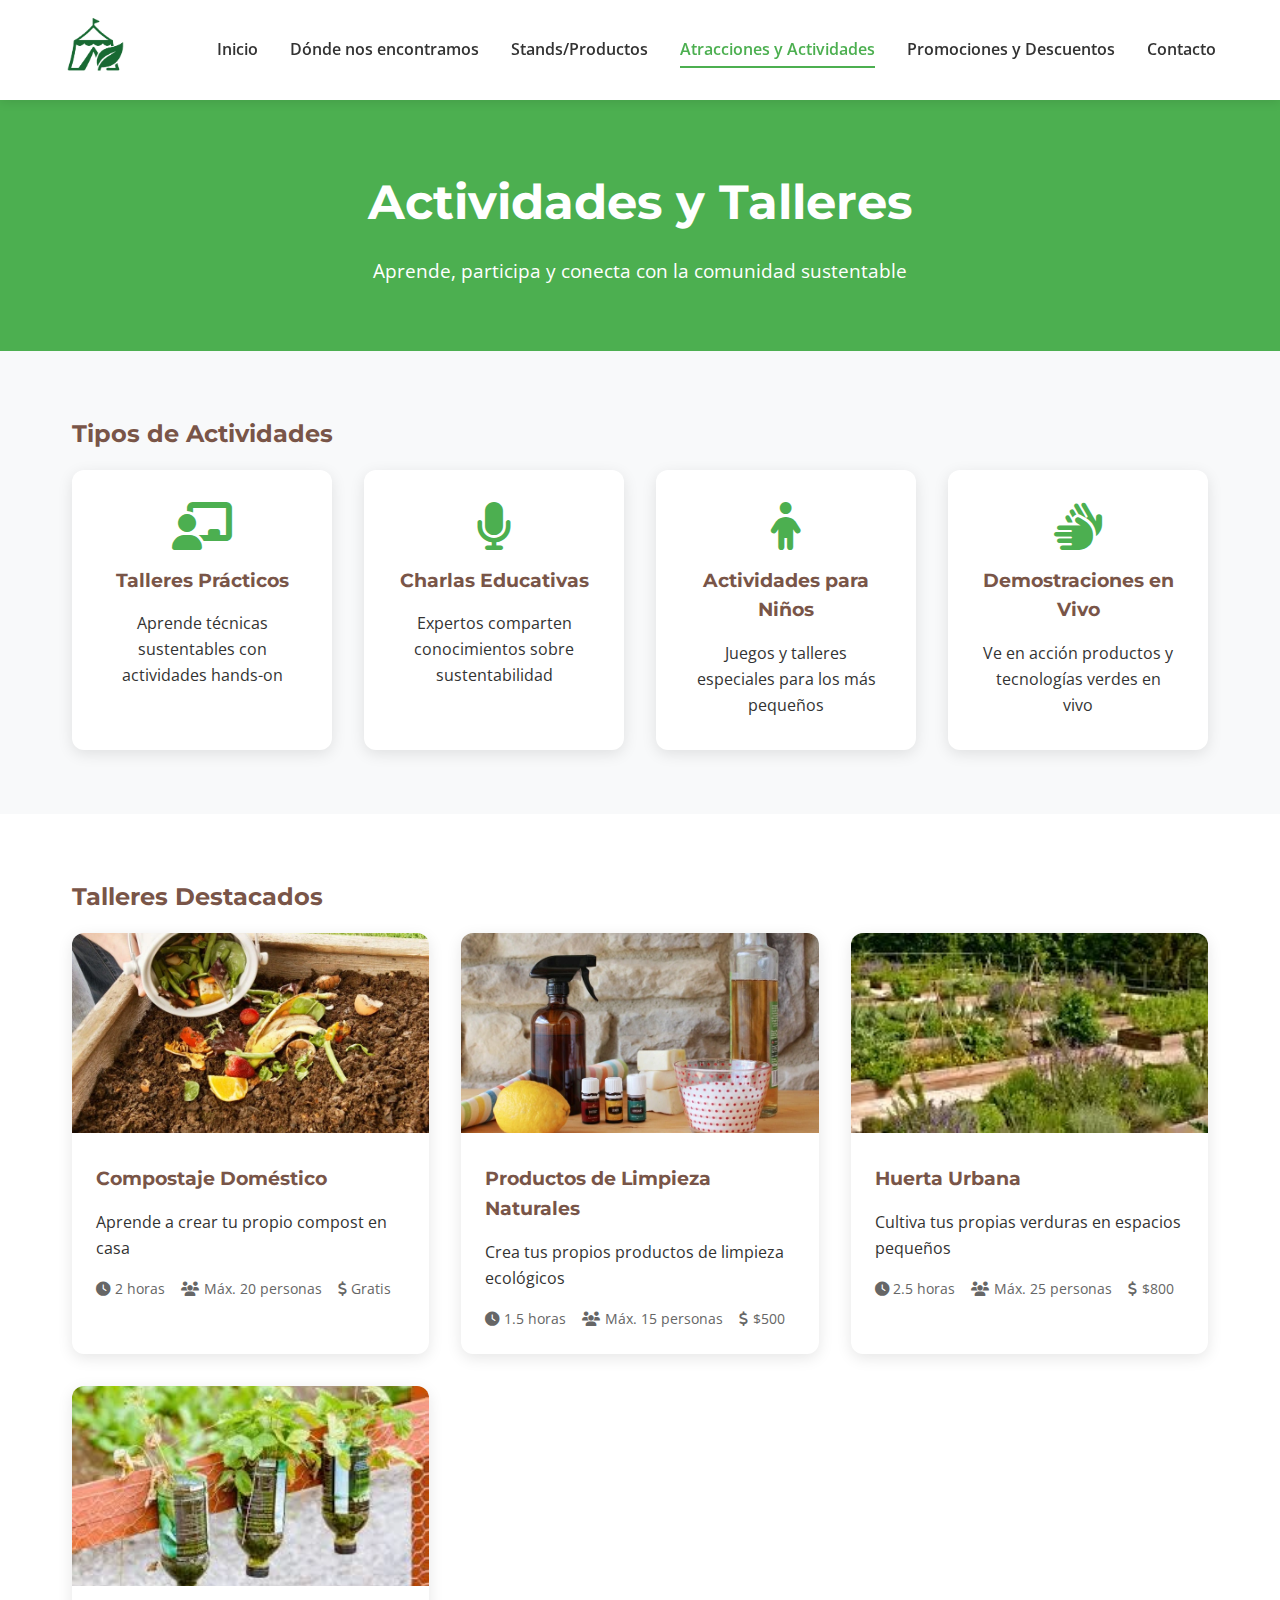
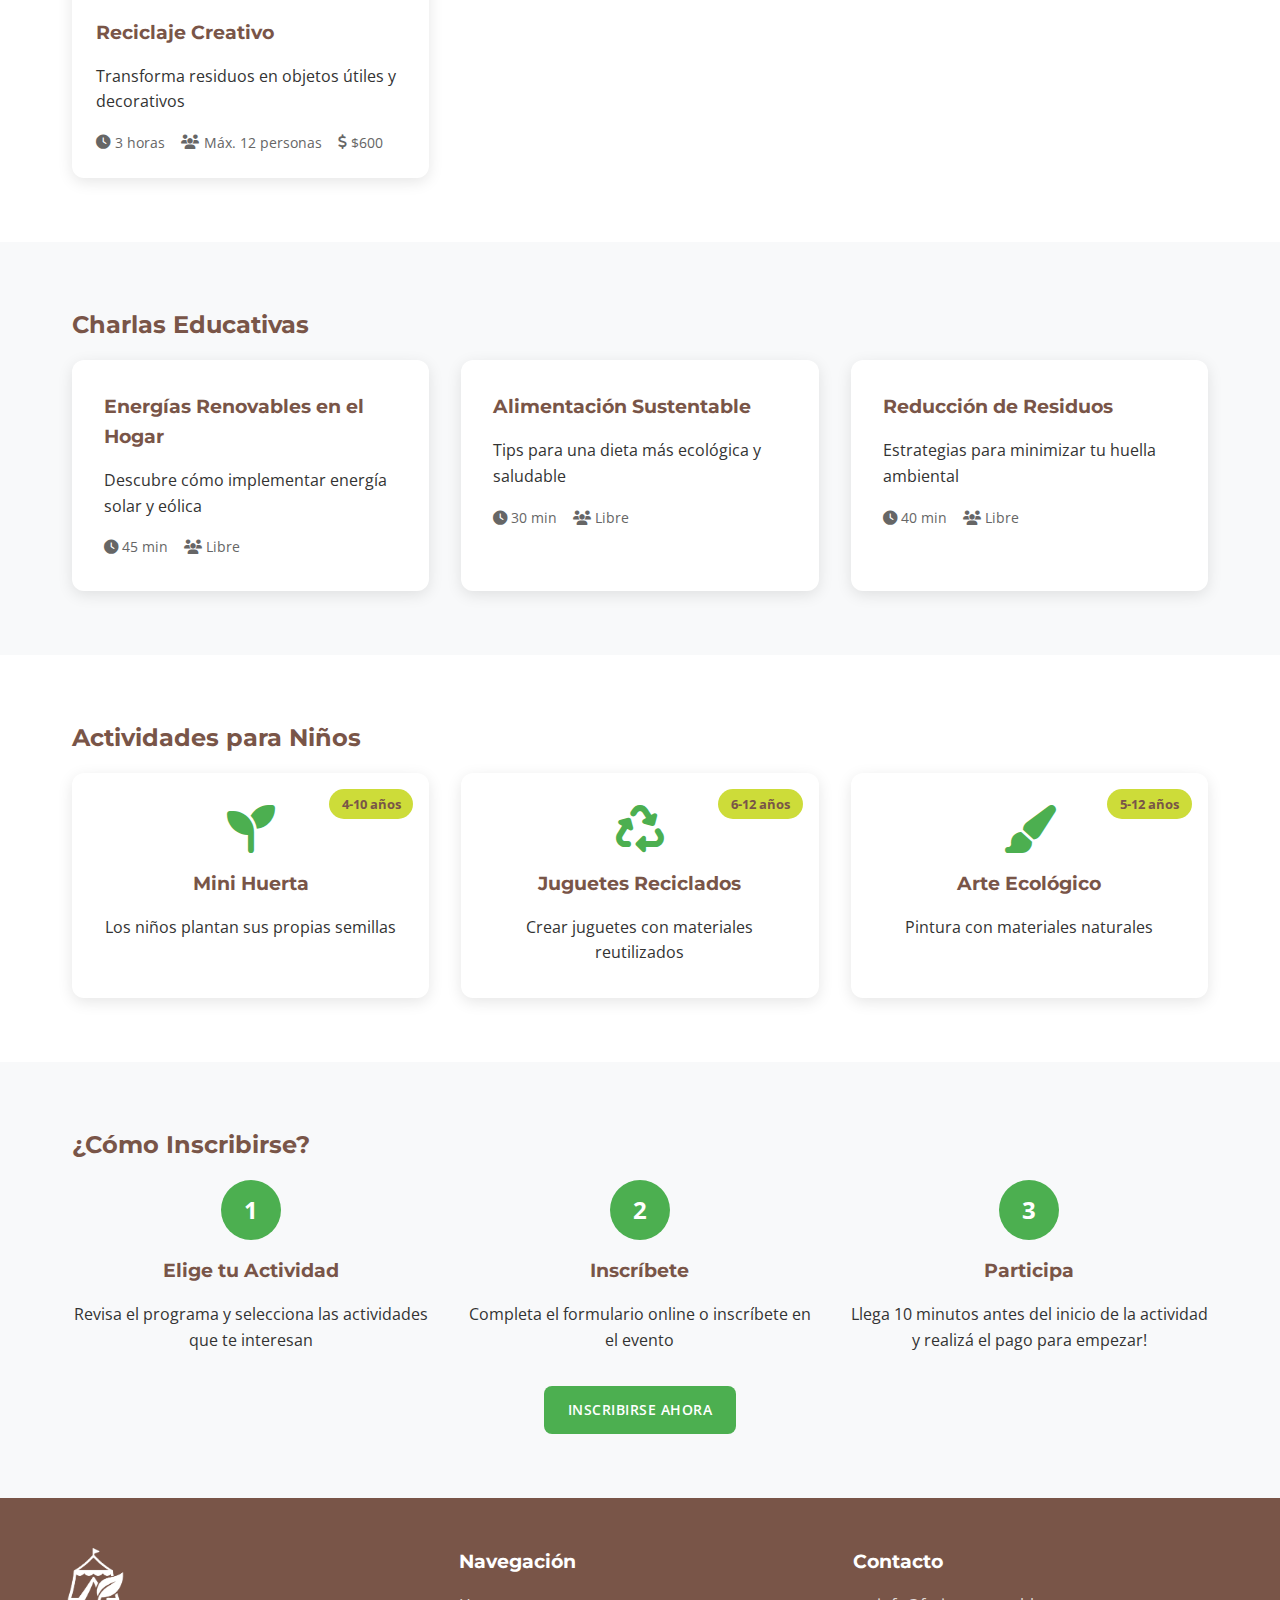
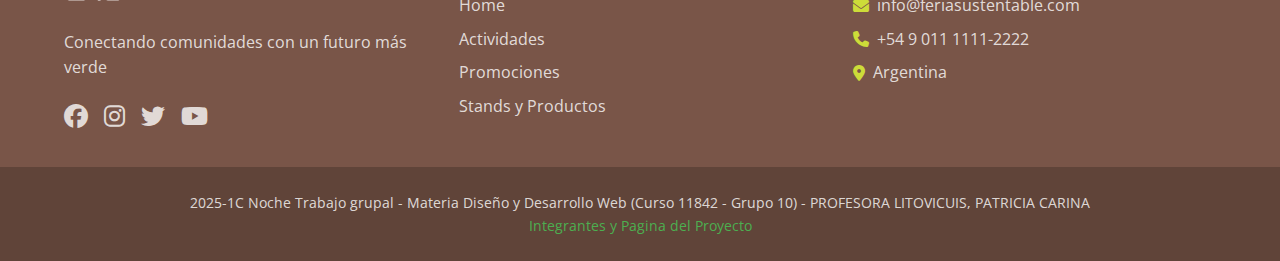
<file: actividades.html>
<!DOCTYPE html>
<html lang="es">
<head>
    <meta charset="UTF-8">
    <meta name="viewport" content="width=device-width, initial-scale=1.0">
    <title>Actividades - Feria Sustentable Itinerante</title>
    <link rel="stylesheet" href="css/styles.css" media="print" onload="this.media='all'">
<noscript><link rel="stylesheet" href="css/styles.css"></noscript>
    <link rel="stylesheet" href="https://cdnjs.cloudflare.com/ajax/libs/font-awesome/6.4.0/css/all.min.css" media="print" onload="this.media='all'">
<noscript><link rel="stylesheet" href="https://cdnjs.cloudflare.com/ajax/libs/font-awesome/6.4.0/css/all.min.css"></noscript>
        <link rel="icon" href="img/favicon.ico" type="image/x-icon">
</head>
<body>
    <header>
        <div class="logo">
            <img src="img/logo.png" alt="Logo Feria Sustentable">
        </div>
        <nav>
            <div class="menu-toggle">
                <i class="fas fa-bars"></i>
            </div>
            <ul class="menu">
                <li><a href="index.html">Inicio</a></li>
                <li><a href="ubicaciones.html">Dónde nos encontramos</a></li>
                <li><a href="stands.html">Stands/Productos</a></li>
                <li><a href="actividades.html" class="active">Atracciones y Actividades</a></li>
                <li><a href="compras.html">Promociones y Descuentos</a></li>
                <li><a href="contacto.html">Contacto</a></li>
            </ul>
        </nav>
    </header>

    <main>
        <!-- Hero Section -->
        <section class="page-hero">
            <div class="container">
                <h1>Actividades y Talleres</h1>
                <p>Aprende, participa y conecta con la comunidad sustentable</p>
            </div>
        </section>

        <!-- Tipos de Actividades -->
        <section class="tipos-actividades">
            <div class="container">
                <h2>Tipos de Actividades</h2>
                <div class="tipos-grid">
                    <div class="tipo-card">
                        <i class="fas fa-chalkboard-teacher"></i>
                        <h3>Talleres Prácticos</h3>
                        <p>Aprende técnicas sustentables con actividades hands-on</p>
                    </div>
                    <div class="tipo-card">
                        <i class="fas fa-microphone"></i>
                        <h3>Charlas Educativas</h3>
                        <p>Expertos comparten conocimientos sobre sustentabilidad</p>
                    </div>
                    <div class="tipo-card">
                        <i class="fas fa-child"></i>
                        <h3>Actividades para Niños</h3>
                        <p>Juegos y talleres especiales para los más pequeños</p>
                    </div>
                    <div class="tipo-card">
                        <i class="fas fa-hands"></i>
                        <h3>Demostraciones en Vivo</h3>
                        <p>Ve en acción productos y tecnologías verdes en vivo</p>
                    </div>
                </div>
            </div>
        </section>

        <!-- Talleres Destacados -->
        <section class="talleres-destacados">
            <div class="container">
                <h2>Talleres Destacados</h2>
                <div class="talleres-grid">
                    <div class="taller-card">
                        <img src="img/compostajedomestico.webp" alt="Taller de Compostaje">
                        <div class="taller-info">
                            <h3>Compostaje Doméstico</h3>
                            <p>Aprende a crear tu propio compost en casa</p>
                            <div class="taller-detalles">
                                <span><i class="fas fa-clock"></i> 2 horas</span>
                                <span><i class="fas fa-users"></i> Máx. 20 personas</span>
                                <span><i class="fas fa-dollar-sign"></i> Gratis</span>
                            </div>
                        </div>
                    </div>

                    <div class="taller-card">
                        <img src="img/productos-limpieza.webp" alt="Productos de Limpieza">
                        <div class="taller-info">
                            <h3>Productos de Limpieza Naturales</h3>
                            <p>Crea tus propios productos de limpieza ecológicos</p>
                            <div class="taller-detalles">
                                <span><i class="fas fa-clock"></i> 1.5 horas</span>
                                <span><i class="fas fa-users"></i> Máx. 15 personas</span>
                                <span><i class="fas fa-dollar-sign"></i> $500</span>
                            </div>
                        </div>
                    </div>

                    <div class="taller-card">
                        <img src="img/huertaurbana.webp" alt="Huerta Urbana">
                        <div class="taller-info">
                            <h3>Huerta Urbana</h3>
                            <p>Cultiva tus propias verduras en espacios pequeños</p>
                            <div class="taller-detalles">
                                <span><i class="fas fa-clock"></i> 2.5 horas</span>
                                <span><i class="fas fa-users"></i> Máx. 25 personas</span>
                                <span><i class="fas fa-dollar-sign"></i> $800</span>
                            </div>
                        </div>
                    </div>

                    <div class="taller-card">
                        <img src="img/recuicreativo.webp" alt="Reciclaje Creativo">
                        <div class="taller-info">
                            <h3>Reciclaje Creativo</h3>
                            <p>Transforma residuos en objetos útiles y decorativos</p>
                            <div class="taller-detalles">
                                <span><i class="fas fa-clock"></i> 3 horas</span>
                                <span><i class="fas fa-users"></i> Máx. 12 personas</span>
                                <span><i class="fas fa-dollar-sign"></i> $600</span>
                            </div>
                        </div>
                    </div>
                </div>
            </div>
        </section>

        <!-- Charlas -->
        <section class="charlas-section">
            <div class="container">
                <h2>Charlas Educativas</h2>
                <div class="charlas-grid">
                    <div class="charla-card">
                        <h3>Energías Renovables en el Hogar</h3>
                        <p>Descubre cómo implementar energía solar y eólica</p>
                        <div class="charla-meta">
                            <span><i class="fas fa-clock"></i> 45 min</span>
                            <span><i class="fas fa-users"></i> Libre</span>
                        </div>
                    </div>
                    <div class="charla-card">
                        <h3>Alimentación Sustentable</h3>
                        <p>Tips para una dieta más ecológica y saludable</p>
                        <div class="charla-meta">
                            <span><i class="fas fa-clock"></i> 30 min</span>
                            <span><i class="fas fa-users"></i> Libre</span>
                        </div>
                    </div>
                    <div class="charla-card">
                        <h3>Reducción de Residuos</h3>
                        <p>Estrategias para minimizar tu huella ambiental</p>
                        <div class="charla-meta">
                            <span><i class="fas fa-clock"></i> 40 min</span>
                            <span><i class="fas fa-users"></i> Libre</span>
                        </div>
                    </div>
                </div>
            </div>
        </section>

        <!-- Actividades para Niños -->
        <section class="actividades-ninos">
            <div class="container">
                <h2>Actividades para Niños</h2>
                <div class="ninos-grid">
                    <div class="nino-card">
                        <i class="fas fa-seedling"></i>
                        <h3>Mini Huerta</h3>
                        <p>Los niños plantan sus propias semillas</p>
                        <span class="edad">4-10 años</span>
                    </div>
                    <div class="nino-card">
                        <i class="fas fa-recycle"></i>
                        <h3>Juguetes Reciclados</h3>
                        <p>Crear juguetes con materiales reutilizados</p>
                        <span class="edad">6-12 años</span>
                    </div>
                    <div class="nino-card">
                        <i class="fas fa-paint-brush"></i>
                        <h3>Arte Ecológico</h3>
                        <p>Pintura con materiales naturales</p>
                        <span class="edad">5-12 años</span>
                    </div>
                </div>
            </div>
        </section>

        <!-- Inscripciones -->
        <section class="inscripciones">
            <div class="container">
                <h2>¿Cómo Inscribirse?</h2>
                <div class="inscripcion-info">
                    <div class="paso">
                        <div class="numero">1</div>
                        <h3>Elige tu Actividad</h3>
                        <p>Revisa el programa y selecciona las actividades que te interesan</p>
                    </div>
                    <div class="paso">
                        <div class="numero">2</div>
                        <h3>Inscríbete</h3>
                        <p>Completa el formulario online o inscríbete en el evento</p>
                    </div>
                    <div class="paso">
                        <div class="numero">3</div>
                        <h3>Participa</h3>
                        <p>Llega 10 minutos antes del inicio de la actividad y realizá el pago para empezar!</p>
                    </div>
                </div>
                <div class="cta-inscripcion">
                    <a href="contacto.html" class="btn">Inscribirse Ahora</a>
                </div>
            </div>
        </section>
    </main>

    <footer>
        <div class="footer-content">
            <div class="footer-logo">
                <img src="img/logo - blanco.png" alt="Logo Feria Sustentable">
                <p>Conectando comunidades con un futuro más verde</p>
                <div class="social-links">
                    <a href="#"><i class="fab fa-facebook"></i></a>
                    <a href="#"><i class="fab fa-instagram"></i></a>
                    <a href="#"><i class="fab fa-twitter"></i></a>
                    <a href="#"><i class="fab fa-youtube"></i></a>
                </div>
            </div>
            <div class="footer-links">
                <h3>Navegación</h3>
                <ul>
                    <li><a href="index.html">Home</a></li>
                    <li><a href="actividades.html">Actividades</a></li>
                    <li><a href="compras.html">Promociones</a></li>
                    <li><a href="stands.html">Stands y Productos</a></li>
                </ul>
            </div>
            
            <div class="footer-contact">
                <h3>Contacto</h3>
                <p><i class="fas fa-envelope"></i> info@feriasustentable.com</p>
                <p><i class="fas fa-phone"></i> +54 9 011 1111-2222</p>
                <p><i class="fas fa-map-marker-alt"></i>Argentina</p>
            </div>
        </div>
        <div class="footer-bottom">
            <p>2025-1C Noche Trabajo grupal - Materia Diseño y Desarrollo Web (Curso 11842 - Grupo 10) - PROFESORA LITOVICUIS, PATRICIA CARINA</p>
            <a href="https://mgarcinuno-uade.github.io/DES.WEB-Grupo10-Proyecto/" target="_blank">Integrantes y Pagina del Proyecto</a>
        </div>
    </footer>

    <script src="js/main.js"></script>
</body>
</html>
</file>
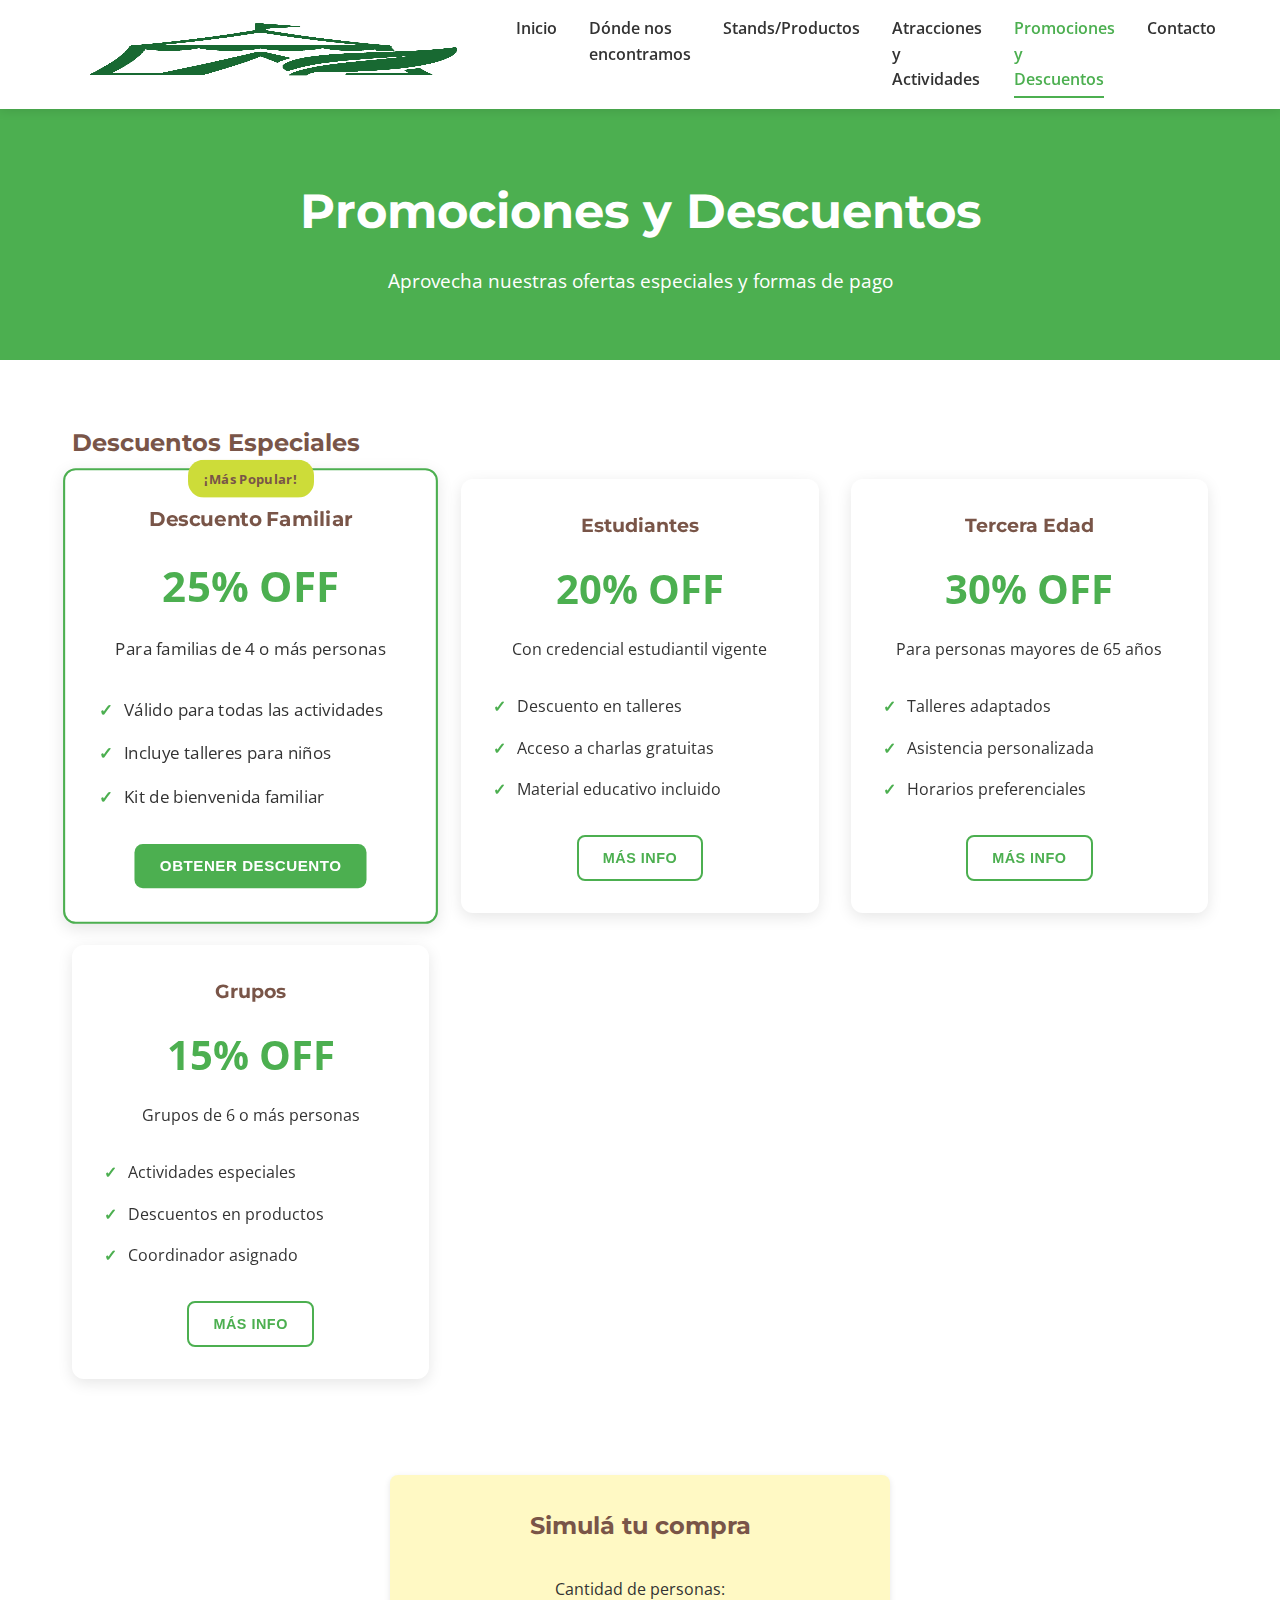
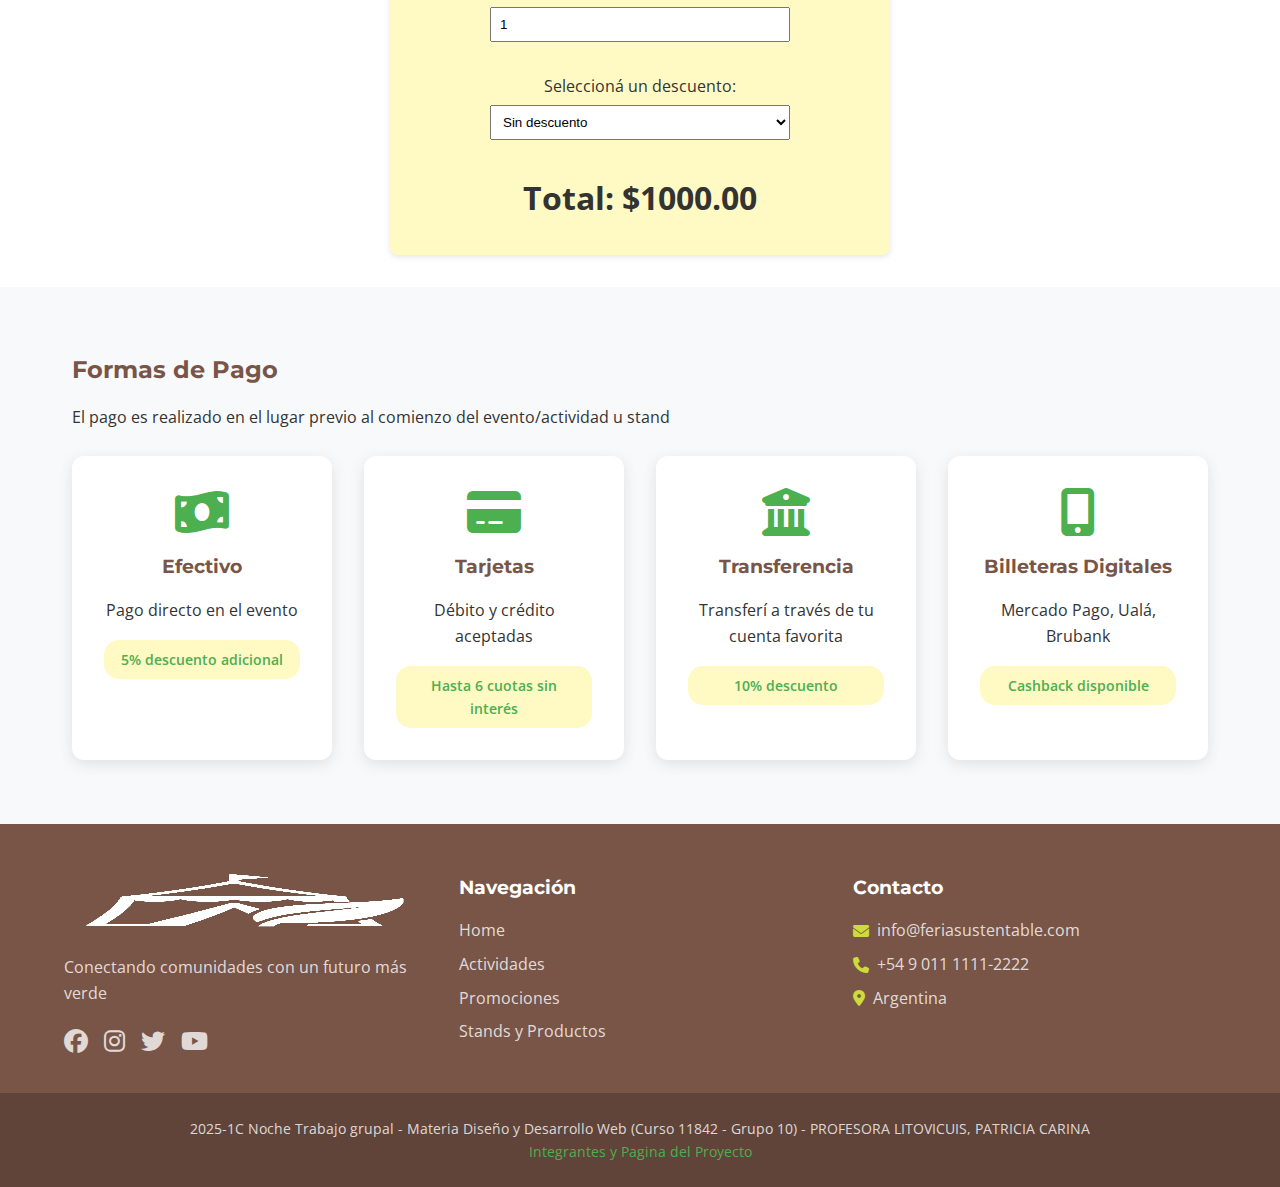
<file: compras.html>
<!DOCTYPE html>
<html lang="es">
<head>
    <meta charset="UTF-8">
    <meta name="viewport" content="width=device-width, initial-scale=1.0">
    <title>Promociones - Feria Sustentable Itinerante</title>
    <link rel="stylesheet" href="css/styles.css" media="print" onload="this.media='all'">
<noscript><link rel="stylesheet" href="css/styles.css" media="print" onload="this.media='all'">
<noscript><link rel="stylesheet" href="css/styles.css"></noscript></noscript>
    <link rel="stylesheet" href="https://cdnjs.cloudflare.com/ajax/libs/font-awesome/6.4.0/css/all.min.css" media="print" onload="this.media='all'">
<noscript><link rel="stylesheet" href="https://cdnjs.cloudflare.com/ajax/libs/font-awesome/6.4.0/css/all.min.css" media="print" onload="this.media='all'">
<noscript><link rel="stylesheet" href="https://cdnjs.cloudflare.com/ajax/libs/font-awesome/6.4.0/css/all.min.css"></noscript></noscript>
        <link rel="icon" href="img/favicon.ico" type="image/x-icon">
</head>
<body>
    <header>
        <div class="logo">
            <img loading="lazy" width="682" height="653" src="img/logo.png" alt="Logo Feria Sustentable">
        </div>
        <nav>
            <div class="menu-toggle">
                <i class="fas fa-bars"></i>
            </div>
            <ul class="menu">
                <li><a href="index.html" >Inicio</a></li>
                <li><a href="ubicaciones.html">Dónde nos encontramos</a></li>
                <li><a href="stands.html">Stands/Productos</a></li>
                <li><a href="actividades.html">Atracciones y Actividades</a></li>
                <li><a href="compras.html" class="active">Promociones y Descuentos</a></li>
                <li><a href="contacto.html">Contacto</a></li>
            </ul>
        </nav>
    </header>

    <main>
        <!-- Hero Section -->
        <section class="page-hero">
            <div class="container">
                <h1>Promociones y Descuentos</h1>
                <p>Aprovecha nuestras ofertas especiales y formas de pago</p>
            </div>
        </section>

        <!-- Descuentos -->
        <section class="descuentos-section">
            <div class="container">
                <h2>Descuentos Especiales</h2>
                <div class="descuentos-grid">
                    <div class="descuento-card destacado">
                        <div class="descuento-badge">¡Más Popular!</div>
                        <h3>Descuento Familiar</h3>
                        <div class="porcentaje">25% OFF</div>
                        <p>Para familias de 4 o más personas</p>
                        <ul>
                            <li>Válido para todas las actividades</li>
                            <li>Incluye talleres para niños</li>
                            <li>Kit de bienvenida familiar</li>
                        </ul>
                        <a href="#simulador"><button class="btn">Obtener Descuento</button></a>
                    </div>

                    <div class="descuento-card">
                        <h3>Estudiantes</h3>
                        <div class="porcentaje">20% OFF</div>
                        <p>Con credencial estudiantil vigente</p>
                        <ul>
                            <li>Descuento en talleres</li>
                            <li>Acceso a charlas gratuitas</li>
                            <li>Material educativo incluido</li>
                        </ul>
                        <button class="btn btn-secondary">Más Info</button>
                    </div>

                    <div class="descuento-card">
                        <h3>Tercera Edad</h3>
                        <div class="porcentaje">30% OFF</div>
                        <p>Para personas mayores de 65 años</p>
                        <ul>
                            <li>Talleres adaptados</li>
                            <li>Asistencia personalizada</li>
                            <li>Horarios preferenciales</li>
                        </ul>
                        <button class="btn btn-secondary">Más Info</button>
                    </div>

                    <div class="descuento-card">
                        <h3>Grupos</h3>
                        <div class="porcentaje">15% OFF</div>
                        <p>Grupos de 6 o más personas</p>
                        <ul>
                            <li>Actividades especiales</li>
                            <li>Descuentos en productos</li>
                            <li>Coordinador asignado</li>
                        </ul>
                        <button class="btn btn-secondary">Más Info</button>
                    </div>
                </div>
            </div>
        </section>
<section class="seccion-compras" id="simulador">
  <h2>Simulá tu compra</h2>
  <div class="formulario-compra">
    <label for="cantidadPersonas">Cantidad de personas:</label>
    <input type="number" id="cantidadPersonas" min="1" value="1">

    <label for="descuento">Seleccioná un descuento:</label>
    <select id="descuento">
      <option value="0">Sin descuento</option>
      <option value="0.20">Descuento Estudiante (20%)</option>
      <option value="0.30">Descuento Jubilado (30%)</option>
      <option value="0.25">Descuento Familiar (25%)</option>
      <option value="0.15">Descuento Grupos (15%)</option>
    </select>

    <p id="precioTotal">Total: $1000</p>
  </div>
</section>

        <!-- Formas de Pago -->
        <section class="formas-pago">
            <div class="container">
                <h2>Formas de Pago</h2>
                <p>El pago es realizado en el lugar previo al comienzo del evento/actividad u stand</p><br>
                <div class="pago-grid">
                    <div class="pago-card">
                        <i class="fas fa-money-bill-wave"></i>
                        <h3>Efectivo</h3>
                        <p>Pago directo en el evento</p>
                        <div class="beneficio">5% descuento adicional</div>
                    </div>

                    <div class="pago-card">
                        <i class="fas fa-credit-card"></i>
                        <h3>Tarjetas</h3>
                        <p>Débito y crédito aceptadas</p>
                        <div class="beneficio">Hasta 6 cuotas sin interés</div>
                    </div>

                    <div class="pago-card">
                        <i class="fas fa-university"></i>
                        <h3>Transferencia</h3>
                        <p>Transferí a través de tu cuenta favorita</p>
                        <div class="beneficio">10% descuento</div>
                    </div>

                    <div class="pago-card">
                        <i class="fas fa-mobile-alt"></i>
                        <h3>Billeteras Digitales</h3>
                        <p>Mercado Pago, Ualá, Brubank</p>
                        <div class="beneficio">Cashback disponible</div>
                    </div>
                </div>
            </div>
        </section>


    </main>


    <footer>
        <div class="footer-content">
            <div class="footer-logo">
                <img loading="lazy" width="682" height="653" src="img/logo - blanco.png" alt="Logo Feria Sustentable">
                <p>Conectando comunidades con un futuro más verde</p>
                <div class="social-links">
                    <a href="#"><i class="fab fa-facebook"></i></a>
                    <a href="#"><i class="fab fa-instagram"></i></a>
                    <a href="#"><i class="fab fa-twitter"></i></a>
                    <a href="#"><i class="fab fa-youtube"></i></a>
                </div>
            </div>
            <div class="footer-links">
                <h3>Navegación</h3>
                <ul>
                    <li><a href="index.html">Home</a></li>
                    <li><a href="actividades.html">Actividades</a></li>
                    <li><a href="compras.html">Promociones</a></li>
                    <li><a href="stands.html">Stands y Productos</a></li>
                </ul>
            </div>
            
            <div class="footer-contact">
                <h3>Contacto</h3>
                <p><i class="fas fa-envelope"></i> info@feriasustentable.com</p>
                <p><i class="fas fa-phone"></i> +54 9 011 1111-2222</p>
                <p><i class="fas fa-map-marker-alt"></i>Argentina</p>
            </div>
        </div>
        <div class="footer-bottom">
            <p>2025-1C Noche Trabajo grupal - Materia Diseño y Desarrollo Web (Curso 11842 - Grupo 10) - PROFESORA LITOVICUIS, PATRICIA CARINA</p>
            <a href="https://mgarcinuno-uade.github.io/DES.WEB-Grupo10-Proyecto/" target="_blank">Integrantes y Pagina del Proyecto</a>
        </div>
    </footer>

    <script src="js/main.js"></script>


</body>
</html>
</file>
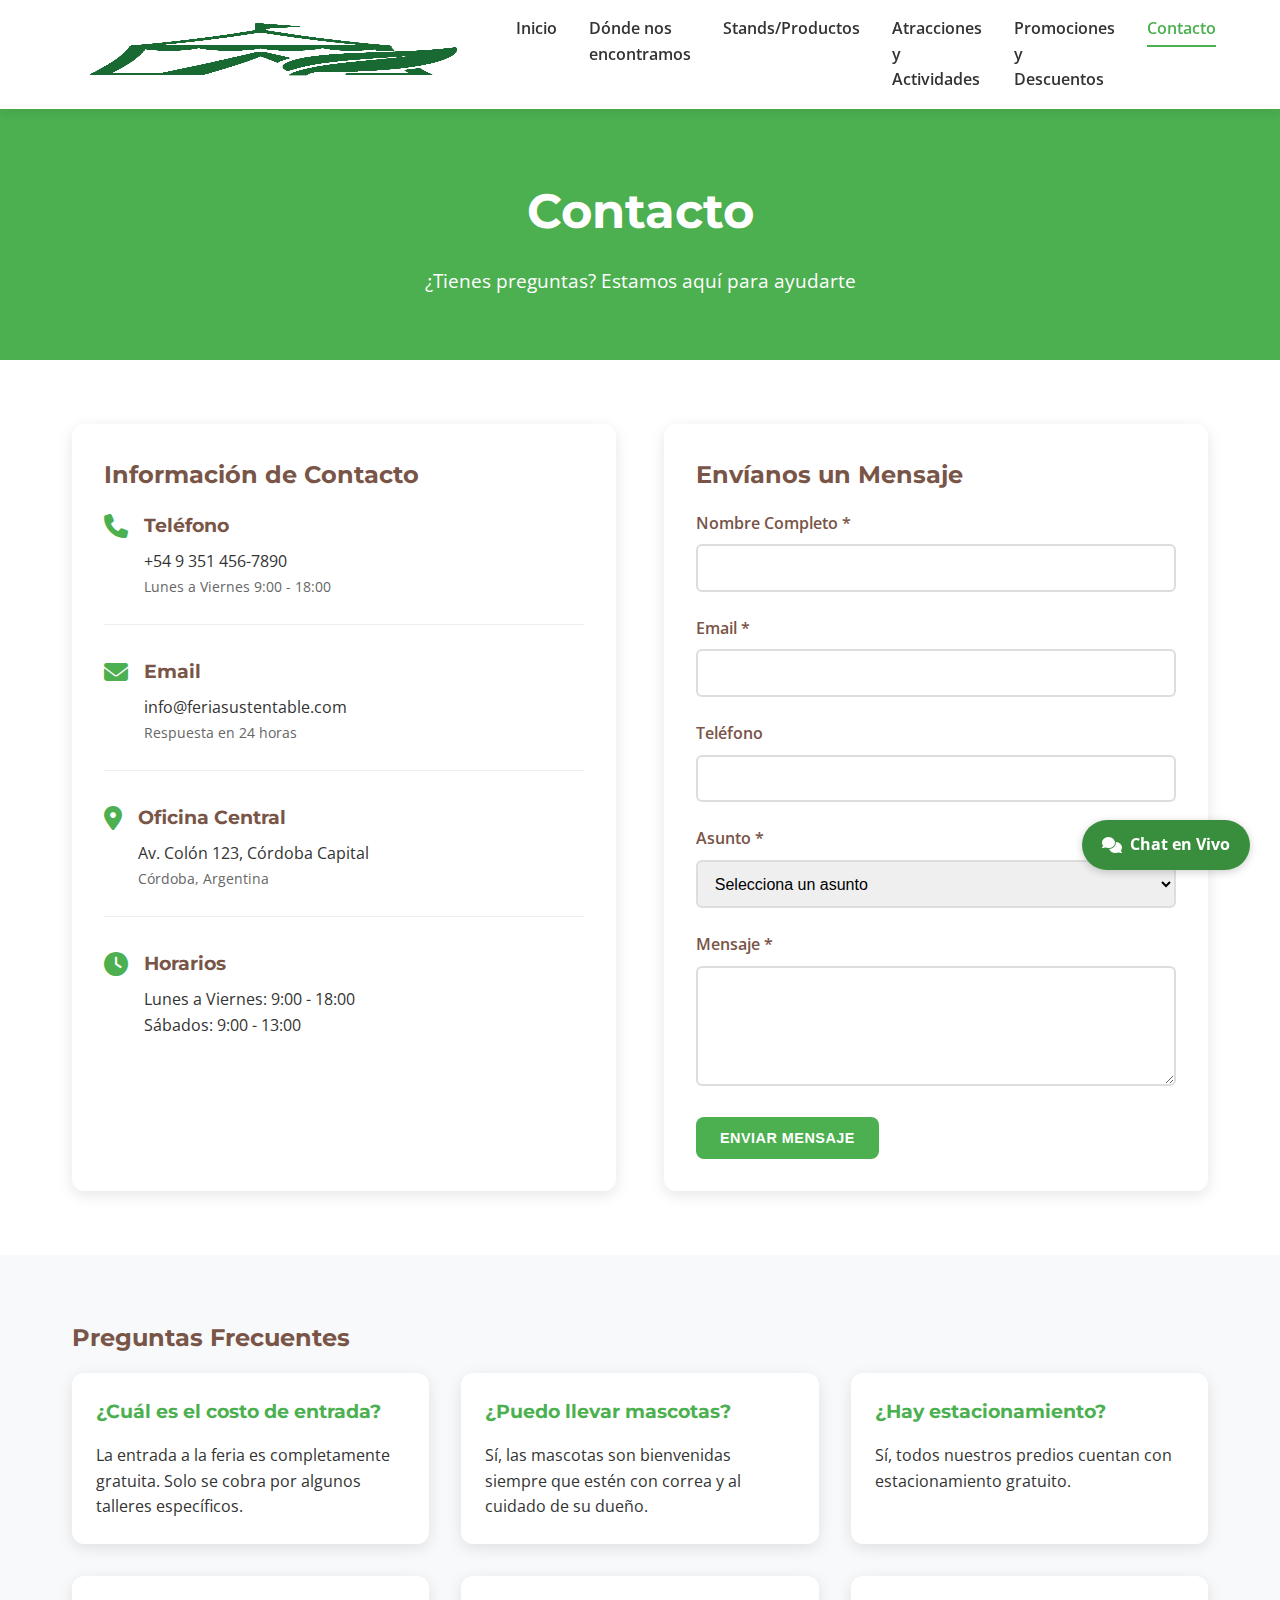
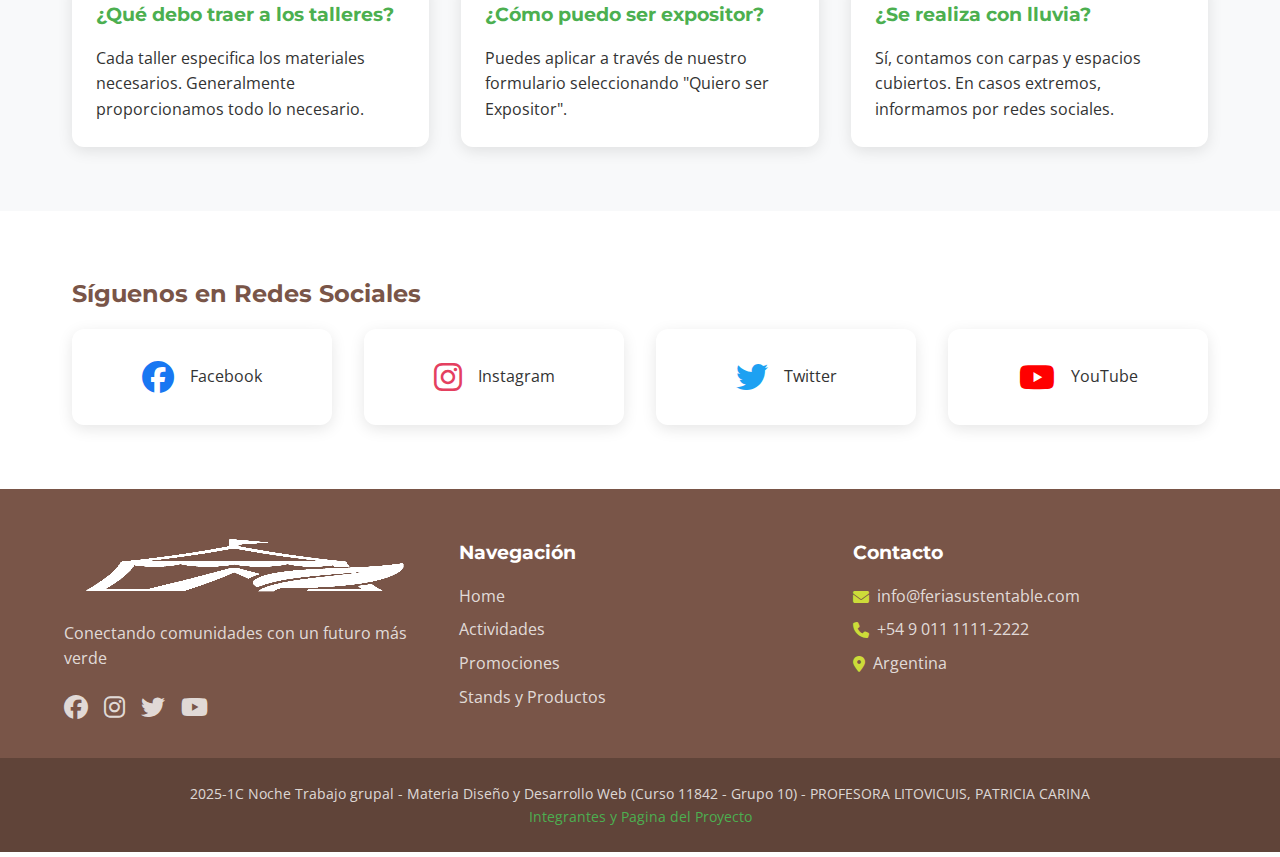
<file: contacto.html>
<!DOCTYPE html>
<html lang="es">
<head>
    <meta charset="UTF-8">
    <meta name="viewport" content="width=device-width, initial-scale=1.0">
    <title>Contacto - Feria Sustentable Itinerante</title>
    <link rel="stylesheet" href="css/styles.css" media="print" onload="this.media='all'">
<noscript><link rel="stylesheet" href="css/styles.css" media="print" onload="this.media='all'">
<noscript><link rel="stylesheet" href="css/styles.css"></noscript></noscript>
    <link rel="stylesheet" href="https://cdnjs.cloudflare.com/ajax/libs/font-awesome/6.4.0/css/all.min.css" media="print" onload="this.media='all'">
<noscript><link rel="stylesheet" href="https://cdnjs.cloudflare.com/ajax/libs/font-awesome/6.4.0/css/all.min.css" media="print" onload="this.media='all'">
<noscript><link rel="stylesheet" href="https://cdnjs.cloudflare.com/ajax/libs/font-awesome/6.4.0/css/all.min.css"></noscript></noscript>
        <link rel="icon" href="img/favicon.ico" type="image/x-icon">
</head>
<body>
    <header>
        <div class="logo">
            <img loading="lazy" width="682" height="653" src="img/logo.png" alt="Logo Feria Sustentable">
        </div>
        <nav>
            <div class="menu-toggle">
                <i class="fas fa-bars"></i>
            </div>
            <ul class="menu">
                <li><a href="index.html">Inicio</a></li>
                <li><a href="ubicaciones.html">Dónde nos encontramos</a></li>
                <li><a href="stands.html" >Stands/Productos</a></li>
                <li><a href="actividades.html">Atracciones y Actividades</a></li>
                <li><a href="compras.html">Promociones y Descuentos</a></li>
                <li><a href="contacto.html" class="active">Contacto</a></li>
            </ul>
        </nav>
    </header>

    <main>
        <!-- Hero Section -->
        <section class="page-hero">
            <div class="container">
                <h1>Contacto</h1>
                <p>¿Tienes preguntas? Estamos aquí para ayudarte</p>
            </div>
        </section>

        <!-- Información de Contacto -->
        <section class="info-contacto">
            <div class="container">
                <div class="contacto-grid">
                    <div class="contacto-info">
                        <h2>Información de Contacto</h2>
                        
                        <div class="contacto-item">
                            <i class="fas fa-phone"></i>
                            <div>
                                <h3>Teléfono</h3>
                                <p>+54 9 351 456-7890</p>
                                <span>Lunes a Viernes 9:00 - 18:00</span>
                            </div>
                        </div>

                        <div class="contacto-item">
                            <i class="fas fa-envelope"></i>
                            <div>
                                <h3>Email</h3>
                                <p>info@feriasustentable.com</p>
                                <span>Respuesta en 24 horas</span>
                            </div>
                        </div>

                        <div class="contacto-item">
                            <i class="fas fa-map-marker-alt"></i>
                            <div>
                                <h3>Oficina Central</h3>
                                <p>Av. Colón 123, Córdoba Capital</p>
                                <span>Córdoba, Argentina</span>
                            </div>
                        </div>

                        <div class="contacto-item">
                            <i class="fas fa-clock"></i>
                            <div>
                                <h3>Horarios</h3>
                                <p>Lunes a Viernes: 9:00 - 18:00</p>
                                <p>Sábados: 9:00 - 13:00</p>
                            </div>
                        </div>
                    </div>

                    <!-- Formulario de Contacto -->
                    <div class="formulario-contacto">
                        <h2>Envíanos un Mensaje</h2>
                        <form id="contactForm">
                            <div class="form-group">
                                <label for="nombre">Nombre Completo *</label>
                                <input type="text" id="nombre" name="nombre" required>
                            </div>

                            <div class="form-group">
                                <label for="email">Email *</label>
                                <input type="email" id="email" name="email" required>
                            </div>

                            <div class="form-group">
                                <label for="telefono">Teléfono</label>
                                <input type="tel" id="telefono" name="telefono" pattern="[0-9]{8,15}" title="Ingrese solo números, mínimo 8 dígitos">
                            </div>

                            <div class="form-group">
                                <label for="asunto">Asunto *</label>
                                <select id="asunto" name="asunto" required>
                                    <option value="">Selecciona un asunto</option>
                                    <option value="información">Información General</option>
                                    <option value="expositor">Quiero ser Expositor</option>
                                    <option value="voluntario">Quiero ser Voluntario</option>
                                    <option value="accesibilidad">Consulta de Accesibilidad</option>
                                    <option value="prensa">Consulta de Prensa</option>
                                    <option value="otro">Otro</option>
                                </select>
                            </div>

                            <div class="form-group">
                                <label for="mensaje">Mensaje *</label>
                                <textarea id="mensaje" name="mensaje" rows="5" required></textarea>
                            </div>

                            <button type="submit" class="btn">Enviar Mensaje</button>
                        </form>
                    </div>
                </div>
            </div>
        </section>

        <div id="chat-mock-btn">
            <i class="fas fa-comments"></i> Chat en Vivo
        </div>
        <div id="chat-mock-popup" class="chat-mock-hidden">
            <div class="chat-mock-header">
                <span>Chat en Vivo</span>
                <button id="chat-mock-close" aria-label="Cerrar chat">&times;</button>
            </div>
            <div class="chat-mock-body">
                <div class="chat-mock-message bot">
                    ¡Hola! ¿En qué podemos ayudarte?
                </div>
            </div>
            <div class="chat-mock-footer">
                <input type="text" placeholder="Escribe tu mensaje..." disabled>
                <button disabled>Enviar</button>
            </div>
        </div>

        <!-- FAQ -->
        <section class="faq-section">
            <div class="container">
                <h2>Preguntas Frecuentes</h2>
                <div class="faq-grid">
                    <div class="faq-item">
                        <h3>¿Cuál es el costo de entrada?</h3>
                        <p>La entrada a la feria es completamente gratuita. Solo se cobra por algunos talleres específicos.</p>
                    </div>

                    <div class="faq-item">
                        <h3>¿Puedo llevar mascotas?</h3>
                        <p>Sí, las mascotas son bienvenidas siempre que estén con correa y al cuidado de su dueño.</p>
                    </div>

                    <div class="faq-item">
                        <h3>¿Hay estacionamiento?</h3>
                        <p>Sí, todos nuestros predios cuentan con estacionamiento gratuito.</p>
                    </div>

                    <div class="faq-item">
                        <h3>¿Qué debo traer a los talleres?</h3>
                        <p>Cada taller especifica los materiales necesarios. Generalmente proporcionamos todo lo necesario.</p>
                    </div>

                    <div class="faq-item">
                        <h3>¿Cómo puedo ser expositor?</h3>
                        <p>Puedes aplicar a través de nuestro formulario seleccionando "Quiero ser Expositor".</p>
                    </div>

                    <div class="faq-item">
                        <h3>¿Se realiza con lluvia?</h3>
                        <p>Sí, contamos con carpas y espacios cubiertos. En casos extremos, informamos por redes sociales.</p>
                    </div>
                </div>
            </div>
        </section>

        <!-- Redes Sociales -->
        <section class="redes-sociales">
            <div class="container">
                <h2>Síguenos en Redes Sociales</h2>
                <div class="redes-grid">
                    <a href="#" class="red-social facebook">
                        <i class="fab fa-facebook"></i>
                        <span>Facebook</span>
                    </a>
                    <a href="#" class="red-social instagram">
                        <i class="fab fa-instagram"></i>
                        <span>Instagram</span>
                    </a>
                    <a href="#" class="red-social twitter">
                        <i class="fab fa-twitter"></i>
                        <span>Twitter</span>
                    </a>
                    <a href="#" class="red-social youtube">
                        <i class="fab fa-youtube"></i>
                        <span>YouTube</span>
                    </a>
                </div>
            </div>
        </section>
    </main>

    <footer>
        <div class="footer-content">
            <div class="footer-logo">
                <img loading="lazy" width="682" height="653" src="img/logo - blanco.png" alt="Logo Feria Sustentable">
                <p>Conectando comunidades con un futuro más verde</p>
                <div class="social-links">
                    <a href="#"><i class="fab fa-facebook"></i></a>
                    <a href="#"><i class="fab fa-instagram"></i></a>
                    <a href="#"><i class="fab fa-twitter"></i></a>
                    <a href="#"><i class="fab fa-youtube"></i></a>
                </div>
            </div>
            <div class="footer-links">
                <h3>Navegación</h3>
                <ul>
                    <li><a href="index.html">Home</a></li>
                    <li><a href="actividades.html">Actividades</a></li>
                    <li><a href="compras.html">Promociones</a></li>
                    <li><a href="stands.html">Stands y Productos</a></li>
                </ul>
            </div>
            
            <div class="footer-contact">
                <h3>Contacto</h3>
                <p><i class="fas fa-envelope"></i> info@feriasustentable.com</p>
                <p><i class="fas fa-phone"></i> +54 9 011 1111-2222</p>
                <p><i class="fas fa-map-marker-alt"></i>Argentina</p>
            </div>
        </div>
        <div class="footer-bottom">
            <p>2025-1C Noche Trabajo grupal - Materia Diseño y Desarrollo Web (Curso 11842 - Grupo 10) - PROFESORA LITOVICUIS, PATRICIA CARINA</p>
            <a href="https://mgarcinuno-uade.github.io/DES.WEB-Grupo10-Proyecto/" target="_blank">Integrantes y Pagina del Proyecto</a>
        </div>
    </footer>
    <script src="js/main.js"></script>
    <script src="js/contacto.js"></script>
</body>
</html>
</file>
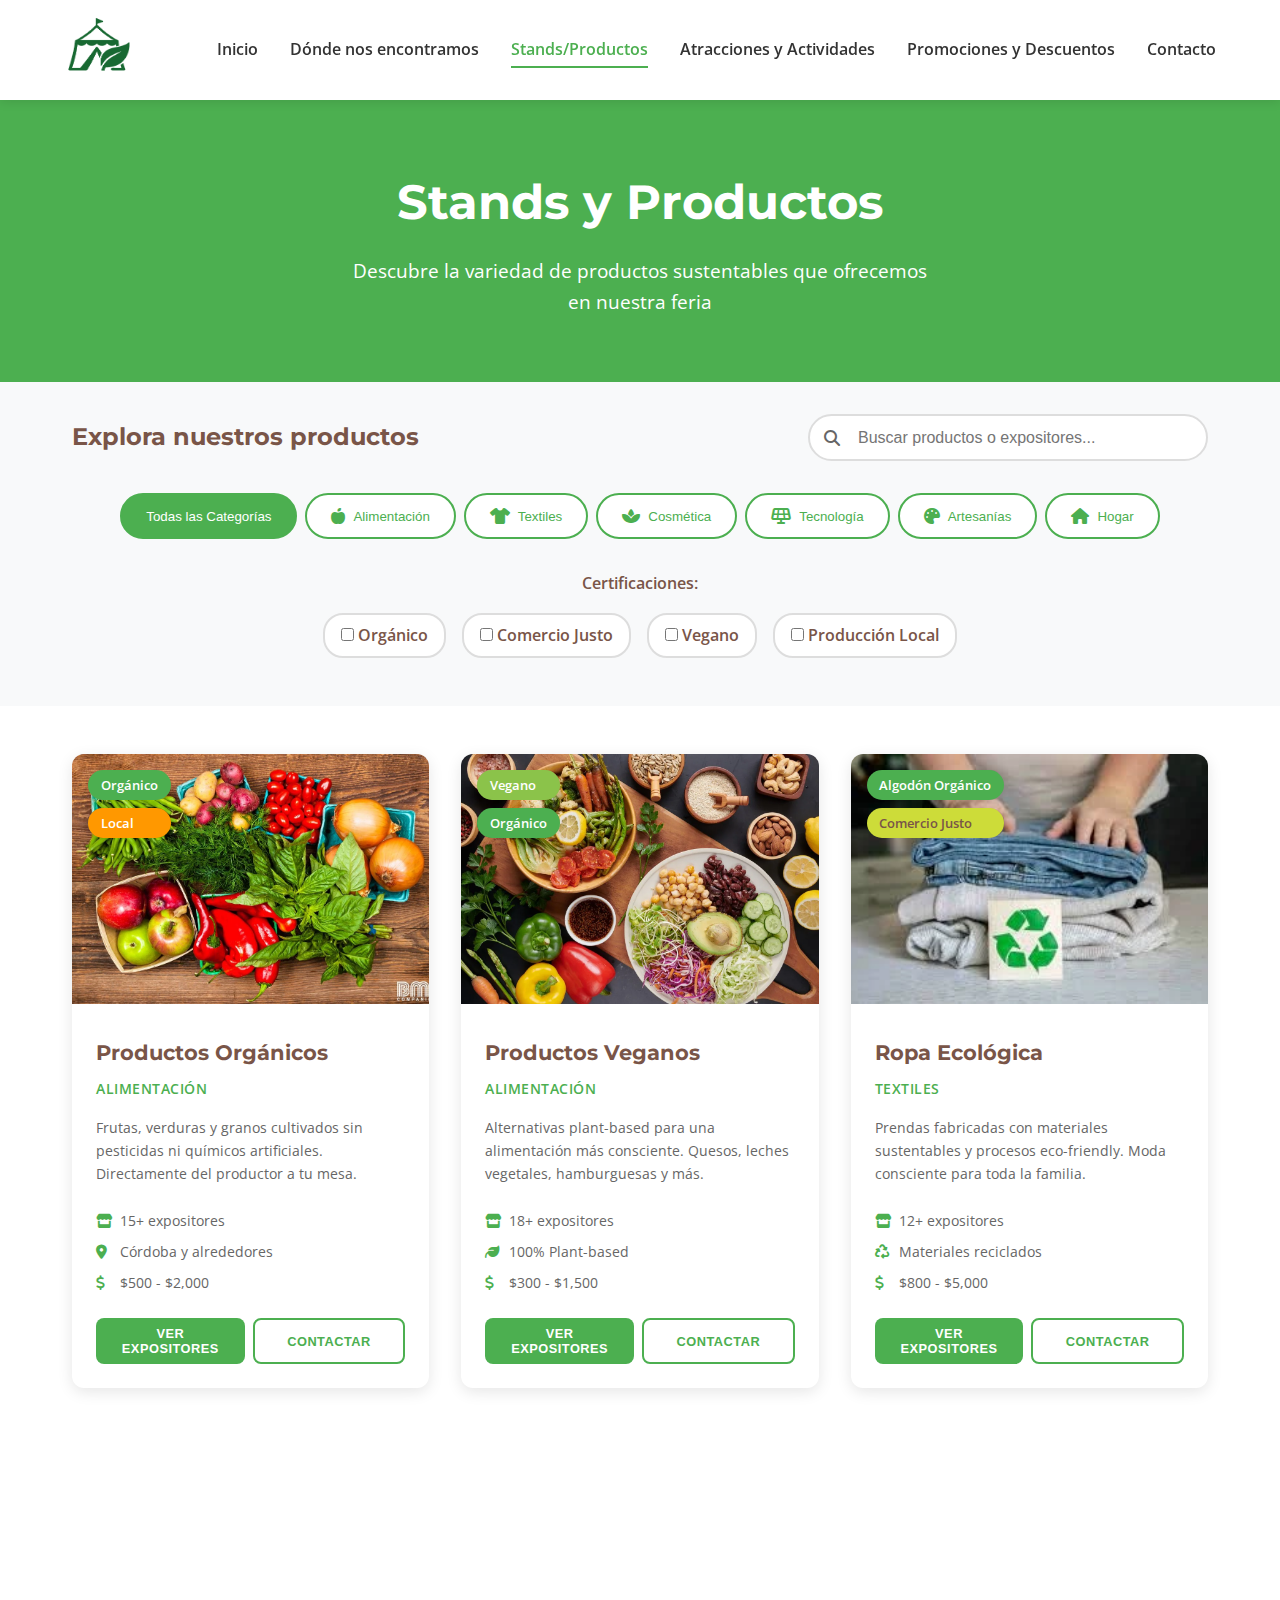
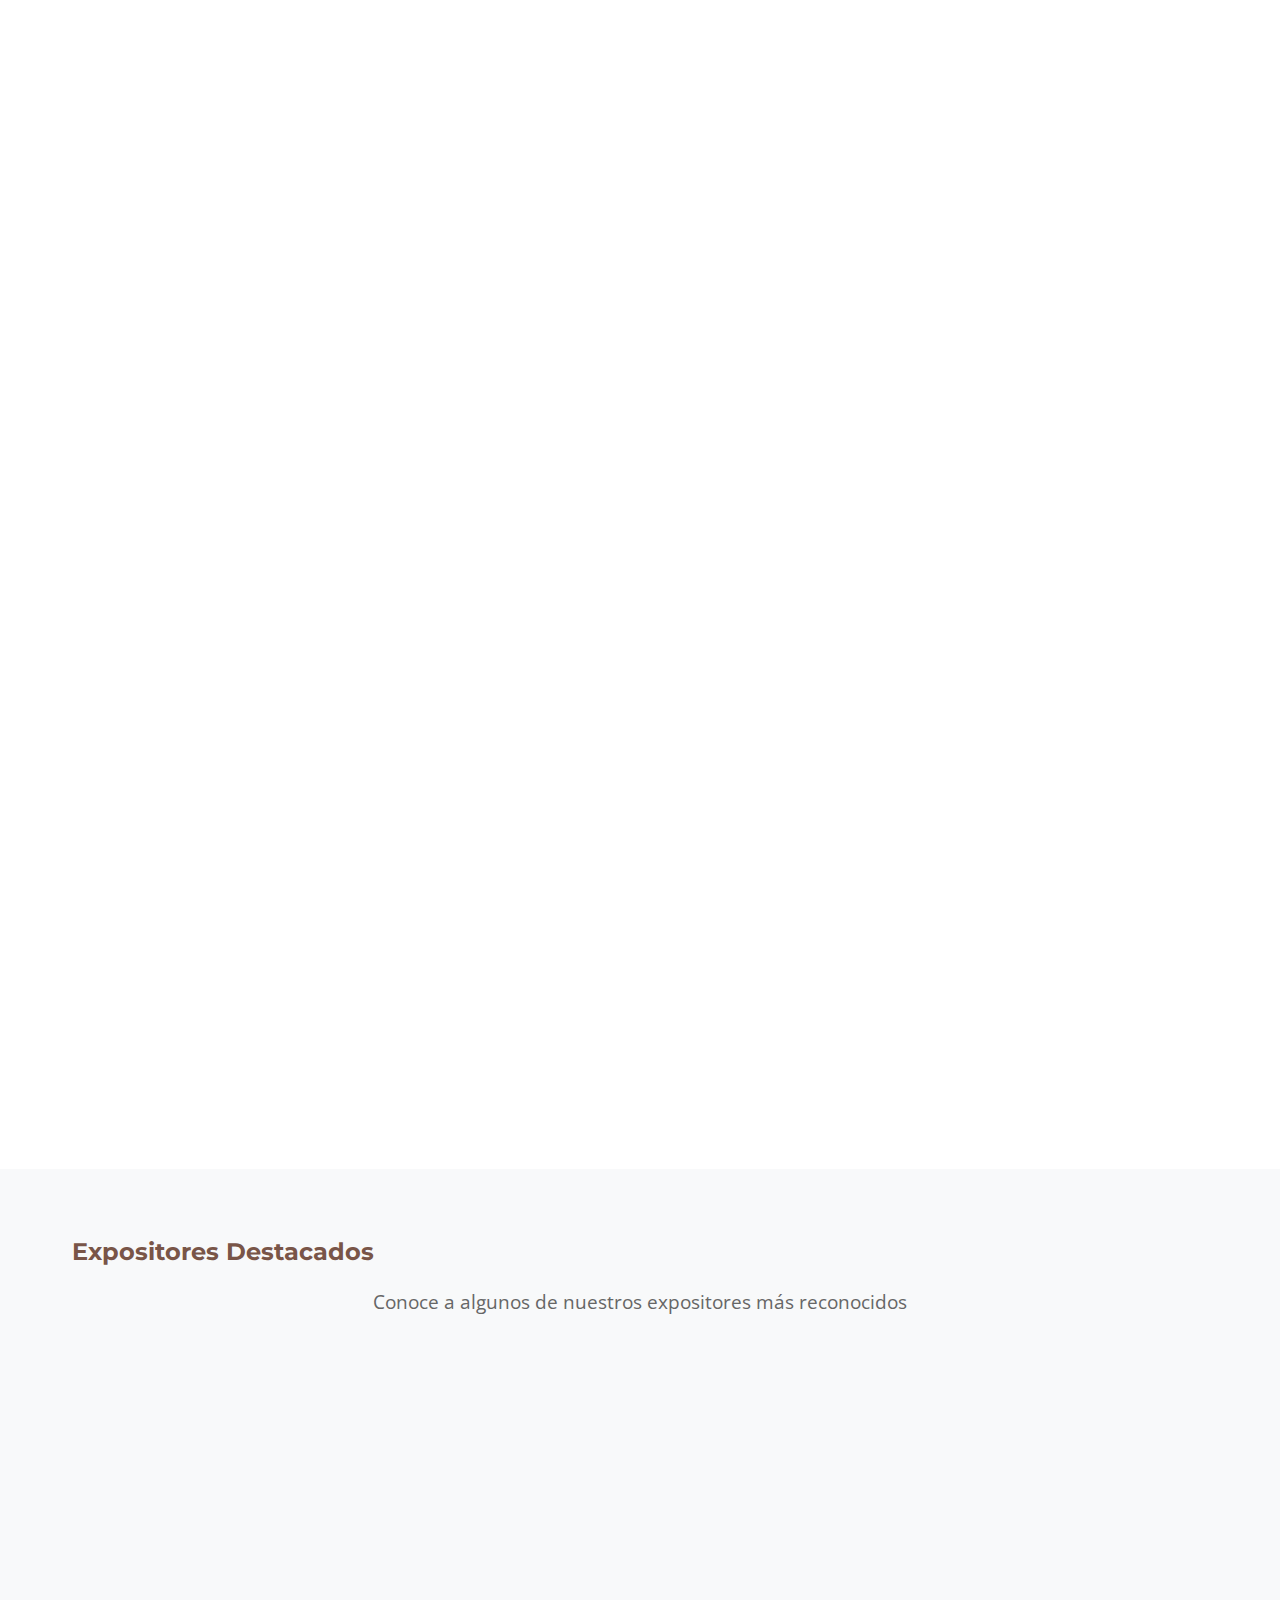
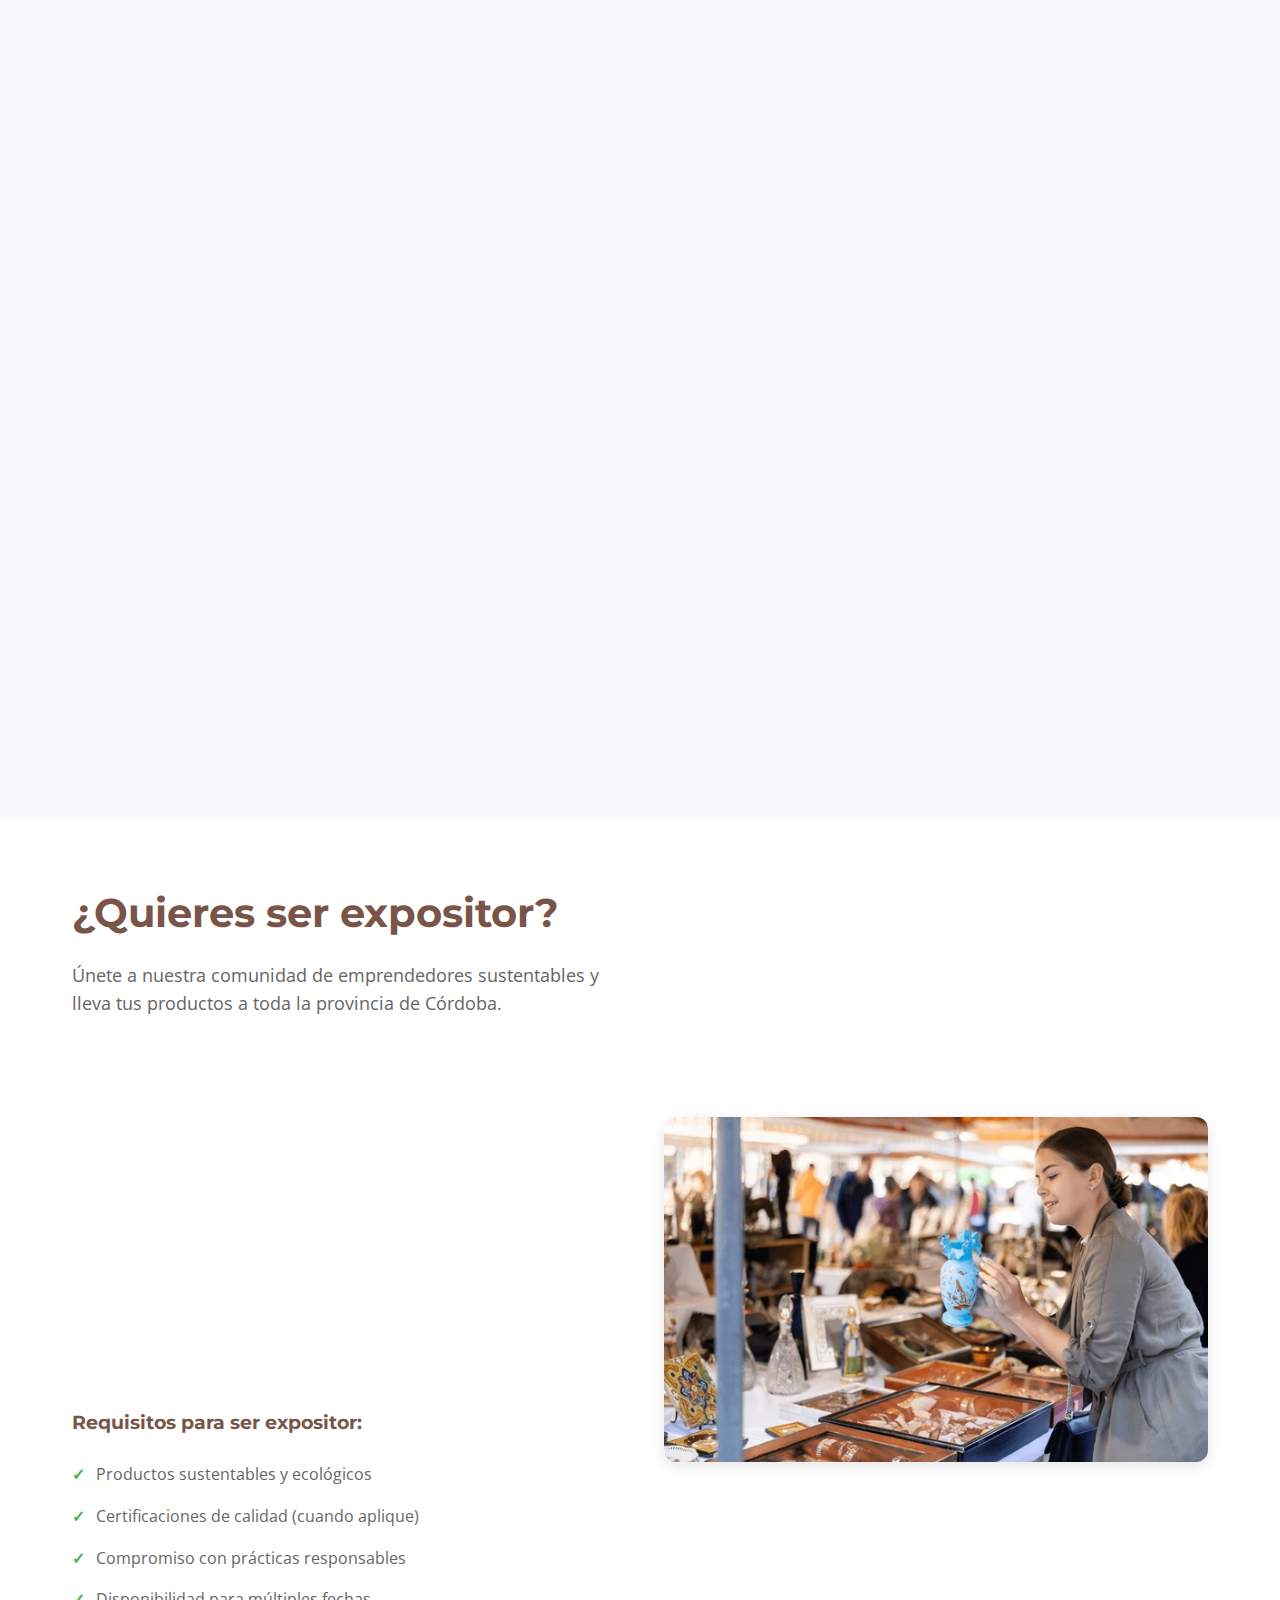
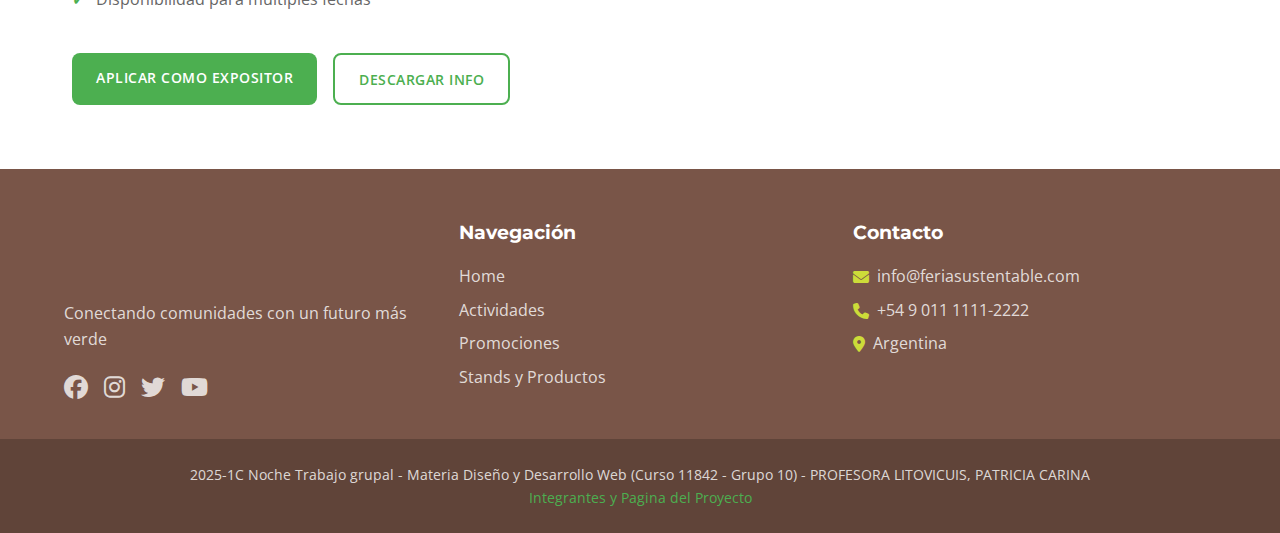
<file: stands.html>
<!DOCTYPE html>
<html lang="es">
<head>
    <meta charset="UTF-8">
    <meta name="viewport" content="width=device-width, initial-scale=1.0">
    <title>Stands y Productos - Feria Sustentable Itinerante</title>
    <link rel="stylesheet" href="css/styles.css" media="print" onload="this.media='all'">
<noscript><link rel="stylesheet" href="css/styles.css" media="print" onload="this.media='all'">
<noscript><link rel="stylesheet" href="css/styles.css"></noscript></noscript>
    <link rel="stylesheet" href="https://cdnjs.cloudflare.com/ajax/libs/font-awesome/6.4.0/css/all.min.css" media="print" onload="this.media='all'">
<noscript><link rel="stylesheet" href="https://cdnjs.cloudflare.com/ajax/libs/font-awesome/6.4.0/css/all.min.css" media="print" onload="this.media='all'">
<noscript><link rel="stylesheet" href="https://cdnjs.cloudflare.com/ajax/libs/font-awesome/6.4.0/css/all.min.css"></noscript></noscript>
        <link rel="icon" href="img/favicon.ico" type="image/x-icon">
</head>
<body>
    <header>
        <div class="logo">
            <img loading="lazy" width="70" height="150" src="img/logo.png" alt="Logo Feria Sustentable">
        </div>
        <nav>
            <div class="menu-toggle">
                <i class="fas fa-bars"></i>
            </div>
            <ul class="menu">
                <li><a href="index.html">Inicio</a></li>
                <li><a href="ubicaciones.html">Dónde nos encontramos</a></li>
                <li><a href="stands.html" class="active">Stands/Productos</a></li>
                <li><a href="actividades.html">Atracciones y Actividades</a></li>
                <li><a href="compras.html">Promociones y Descuentos</a></li>
                <li><a href="contacto.html">Contacto</a></li>
            </ul>
        </nav>
    </header>

    <main>
        <!-- Hero Section -->
        <section class="page-hero">
            <div class="container">
                <h1>Stands y Productos</h1>
                <p>Descubre la variedad de productos sustentables que ofrecemos en nuestra feria</p>
            </div>
        </section>

        <!-- Filtros y búsqueda -->
        <section class="filtros-productos">
            <div class="container">
                <div class="filtros-header">
                    <h2>Explora nuestros productos</h2>
                    <div class="busqueda-container">
                        <input type="text" id="busquedaProductos" placeholder="Buscar productos o expositores...">
                        <i class="fas fa-search"></i>
                    </div>
                </div>
                
                <div class="categorias-tabs">
                    <button class="tab-btn active" data-categoria="todos">Todas las Categorías</button>
                    <button class="tab-btn" data-categoria="alimentacion">
                        <i class="fas fa-apple-alt"></i>
                        Alimentación
                    </button>
                    <button class="tab-btn" data-categoria="textiles">
                        <i class="fas fa-tshirt"></i>
                        Textiles
                    </button>
                    <button class="tab-btn" data-categoria="cosmetica">
                        <i class="fas fa-spa"></i>
                        Cosmética
                    </button>
                    <button class="tab-btn" data-categoria="tecnologia">
                        <i class="fas fa-solar-panel"></i>
                        Tecnología
                    </button>
                    <button class="tab-btn" data-categoria="artesanias">
                        <i class="fas fa-palette"></i>
                        Artesanías
                    </button>
                    <button class="tab-btn" data-categoria="hogar">
                        <i class="fas fa-home"></i>
                        Hogar
                    </button>
                </div>

                <div class="filtros-adicionales">
                    <div class="filtro-grupo">
                        <label>Certificaciones:</label>
                        <div class="checkbox-group">
                            <label class="checkbox-item">
                                <input type="checkbox" value="organico">
                                <span>Orgánico</span>
                            </label>
                            <label class="checkbox-item">
                                <input type="checkbox" value="comercio-justo">
                                <span>Comercio Justo</span>
                            </label>
                            <label class="checkbox-item">
                                <input type="checkbox" value="vegano">
                                <span>Vegano</span>
                            </label>
                            <label class="checkbox-item">
                                <input type="checkbox" value="local">
                                <span>Producción Local</span>
                            </label>
                        </div>
                    </div>
                </div>
            </div>
        </section>

        <!-- Productos Grid -->
        <section class="productos-section">
            <div class="container">
                <div class="productos-grid" id="productosGrid">
                    <!-- Alimentación -->
                    <div class="producto-card" data-categoria="alimentacion" data-certificaciones="organico,local">
                        <div class="producto-imagen">
                            <img loading="lazy" width="1028" height="684" src="img/prodorganicos.webp" alt="Productos Orgánicos">
                            <div class="producto-badges">
                                <span class="badge organico">Orgánico</span>
                                <span class="badge local">Local</span>
                            </div>
                        </div>
                        <div class="producto-info">
                            <h3>Productos Orgánicos</h3>
                            <p class="categoria-tag">Alimentación</p>
                            <p class="descripcion">Frutas, verduras y granos cultivados sin pesticidas ni químicos artificiales. Directamente del productor a tu mesa.</p>
                            <div class="producto-detalles">
                                <div class="detalle-item">
                                    <i class="fas fa-store"></i>
                                    <span>15+ expositores</span>
                                </div>
                                <div class="detalle-item">
                                    <i class="fas fa-map-marker-alt"></i>
                                    <span>Córdoba y alrededores</span>
                                </div>
                                <div class="detalle-item">
                                    <i class="fas fa-dollar-sign"></i>
                                    <span>$500 - $2,000</span>
                                </div>
                            </div>
                            <div class="producto-acciones">
                                <button class="btn btn-small" onclick="verExpositores('alimentacion')">Ver Expositores</button>
                                <button class="btn btn-small btn-secondary" onclick="contactarCategoria('alimentacion')">Contactar</button>
                            </div>
                        </div>
                    </div>

                    <div class="producto-card" data-categoria="alimentacion" data-certificaciones="vegano,organico">
                        <div class="producto-imagen">
                            <img loading="lazy" width="1200" height="800" src="img/prodveganos.webp" alt="Productos Veganos">
                            <div class="producto-badges">
                                <span class="badge vegano">Vegano</span>
                                <span class="badge organico">Orgánico</span>
                            </div>
                        </div>
                        <div class="producto-info">
                            <h3>Productos Veganos</h3>
                            <p class="categoria-tag">Alimentación</p>
                            <p class="descripcion">Alternativas plant-based para una alimentación más consciente. Quesos, leches vegetales, hamburguesas y más.</p>
                            <div class="producto-detalles">
                                <div class="detalle-item">
                                    <i class="fas fa-store"></i>
                                    <span>18+ expositores</span>
                                </div>
                                <div class="detalle-item">
                                    <i class="fas fa-leaf"></i>
                                    <span>100% Plant-based</span>
                                </div>
                                <div class="detalle-item">
                                    <i class="fas fa-dollar-sign"></i>
                                    <span>$300 - $1,500</span>
                                </div>
                            </div>
                            <div class="producto-acciones">
                                <button class="btn btn-small" onclick="verExpositores('veganos')">Ver Expositores</button>
                                <button class="btn btn-small btn-secondary" onclick="contactarCategoria('veganos')">Contactar</button>
                            </div>
                        </div>
                    </div>

                    <!-- Textiles -->
                    <div class="producto-card" data-categoria="textiles" data-certificaciones="organico,comercio-justo">
                        <div class="producto-imagen">
                            <img loading="lazy" width="271" height="186" src="img/ropaorganica.webp" alt="Ropa Ecológica">
                            <div class="producto-badges">
                                <span class="badge organico">Algodón Orgánico</span>
                                <span class="badge comercio-justo">Comercio Justo</span>
                            </div>
                        </div>
                        <div class="producto-info">
                            <h3>Ropa Ecológica</h3>
                            <p class="categoria-tag">Textiles</p>
                            <p class="descripcion">Prendas fabricadas con materiales sustentables y procesos eco-friendly. Moda consciente para toda la familia.</p>
                            <div class="producto-detalles">
                                <div class="detalle-item">
                                    <i class="fas fa-store"></i>
                                    <span>12+ expositores</span>
                                </div>
                                <div class="detalle-item">
                                    <i class="fas fa-recycle"></i>
                                    <span>Materiales reciclados</span>
                                </div>
                                <div class="detalle-item">
                                    <i class="fas fa-dollar-sign"></i>
                                    <span>$800 - $5,000</span>
                                </div>
                            </div>
                            <div class="producto-acciones">
                                <button class="btn btn-small" onclick="verExpositores('textiles')">Ver Expositores</button>
                                <button class="btn btn-small btn-secondary" onclick="contactarCategoria('textiles')">Contactar</button>
                            </div>
                        </div>
                    </div>

                    <div class="producto-card" data-categoria="textiles" data-certificaciones="local">
                        <div class="producto-imagen">
                            <img loading="lazy" width="960" height="960" src="img/accesoriossus.webp" alt="Accesorios Sustentables">
                            <div class="producto-badges">
                                <span class="badge local">Producción Local</span>
                            </div>
                        </div>
                        <div class="producto-info">
                            <h3>Accesorios Sustentables</h3>
                            <p class="categoria-tag">Textiles</p>
                            <p class="descripcion">Bolsos, carteras, cinturones y accesorios hechos con materiales reciclados y técnicas artesanales.</p>
                            <div class="producto-detalles">
                                <div class="detalle-item">
                                    <i class="fas fa-store"></i>
                                    <span>8+ expositores</span>
                                </div>
                                <div class="detalle-item">
                                    <i class="fas fa-hands"></i>
                                    <span>Hecho a mano</span>
                                </div>
                                <div class="detalle-item">
                                    <i class="fas fa-dollar-sign"></i>
                                    <span>$400 - $2,500</span>
                                </div>
                            </div>
                            <div class="producto-acciones">
                                <button class="btn btn-small" onclick="verExpositores('accesorios')">Ver Expositores</button>
                                <button class="btn btn-small btn-secondary" onclick="contactarCategoria('accesorios')">Contactar</button>
                            </div>
                        </div>
                    </div>

                    <!-- Cosmética -->
                    <div class="producto-card" data-categoria="cosmetica" data-certificaciones="organico,vegano">
                        <div class="producto-imagen">
                            <img loading="lazy" width="900" height="300" src="img/cosmetica.webp" alt="Cosmética Natural">
                            <div class="producto-badges">
                                <span class="badge organico">Natural</span>
                                <span class="badge vegano">Cruelty Free</span>
                            </div>
                        </div>
                        <div class="producto-info">
                            <h3>Cosmética Natural</h3>
                            <p class="categoria-tag">Cosmética</p>
                            <p class="descripcion">Productos de belleza e higiene elaborados con ingredientes naturales. Sin químicos dañinos ni testeo en animales.</p>
                            <div class="producto-detalles">
                                <div class="detalle-item">
                                    <i class="fas fa-store"></i>
                                    <span>20+ expositores</span>
                                </div>
                                <div class="detalle-item">
                                    <i class="fas fa-heart"></i>
                                    <span>Sin químicos</span>
                                </div>
                                <div class="detalle-item">
                                    <i class="fas fa-dollar-sign"></i>
                                    <span>$200 - $1,200</span>
                                </div>
                            </div>
                            <div class="producto-acciones">
                                <button class="btn btn-small" onclick="verExpositores('cosmetica')">Ver Expositores</button>
                                <button class="btn btn-small btn-secondary" onclick="contactarCategoria('cosmetica')">Contactar</button>
                            </div>
                        </div>
                    </div>

                    <!-- Tecnología -->
                    <div class="producto-card" data-categoria="tecnologia" data-certificaciones="local">
                        <div class="producto-imagen">
                            <img loading="lazy" width="599" height="338" src="img/tecnologicaverde.webp" alt="Tecnología Verde">
                            <div class="producto-badges">
                                <span class="badge local">Innovación Local</span>
                            </div>
                        </div>
                        <div class="producto-info">
                            <h3>Tecnología Verde</h3>
                            <p class="categoria-tag">Tecnología</p>
                            <p class="descripcion">Soluciones tecnológicas para un hogar más sustentable. Paneles solares, sistemas de ahorro energético y más.</p>
                            <div class="producto-detalles">
                                <div class="detalle-item">
                                    <i class="fas fa-store"></i>
                                    <span>8+ expositores</span>
                                </div>
                                <div class="detalle-item">
                                    <i class="fas fa-bolt"></i>
                                    <span>Ahorro energético</span>
                                </div>
                                <div class="detalle-item">
                                    <i class="fas fa-dollar-sign"></i>
                                    <span>$2,000 - $50,000</span>
                                </div>
                            </div>
                            <div class="producto-acciones">
                                <button class="btn btn-small" onclick="verExpositores('tecnologia')">Ver Expositores</button>
                                <button class="btn btn-small btn-secondary" onclick="contactarCategoria('tecnologia')">Contactar</button>
                            </div>
                        </div>
                    </div>

                    <!-- Artesanías -->
                    <div class="producto-card" data-categoria="artesanias" data-certificaciones="local">
                        <div class="producto-imagen">
                            <img loading="lazy" width="800" height="533" src="img/artesanias.webp" alt="Artesanías Sustentables">
                            <div class="producto-badges">
                                <span class="badge local">Hecho a Mano</span>
                            </div>
                        </div>
                        <div class="producto-info">
                            <h3>Artesanías Sustentables</h3>
                            <p class="categoria-tag">Artesanías</p>
                            <p class="descripcion">Objetos únicos creados con materiales reciclados y técnicas tradicionales. Arte funcional y decorativo.</p>
                            <div class="producto-detalles">
                                <div class="detalle-item">
                                    <i class="fas fa-store"></i>
                                    <span>25+ expositores</span>
                                </div>
                                <div class="detalle-item">
                                    <i class="fas fa-recycle"></i>
                                    <span>Materiales reciclados</span>
                                </div>
                                <div class="detalle-item">
                                    <i class="fas fa-dollar-sign"></i>
                                    <span>$150 - $3,000</span>
                                </div>
                            </div>
                            <div class="producto-acciones">
                                <button class="btn btn-small" onclick="verExpositores('artesanias')">Ver Expositores</button>
                                <button class="btn btn-small btn-secondary" onclick="contactarCategoria('artesanias')">Contactar</button>
                            </div>
                        </div>
                    </div>

                    <!-- Hogar -->
                    <div class="producto-card" data-categoria="hogar" data-certificaciones="organico,local">
                        <div class="producto-imagen">
                            <img loading="lazy" width="309" height="163" src="img/hogaverde.webp" alt="Productos para el Hogar">
                            <div class="producto-badges">
                                <span class="badge organico">Eco-friendly</span>
                                <span class="badge local">Local</span>
                            </div>
                        </div>
                        <div class="producto-info">
                            <h3>Productos para el Hogar</h3>
                            <p class="categoria-tag">Hogar</p>
                            <p class="descripcion">Productos de limpieza naturales, decoración sustentable y utensilios ecológicos para tu hogar.</p>
                            <div class="producto-detalles">
                                <div class="detalle-item">
                                    <i class="fas fa-store"></i>
                                    <span>14+ expositores</span>
                                </div>
                                <div class="detalle-item">
                                    <i class="fas fa-home"></i>
                                    <span>Hogar sustentable</span>
                                </div>
                                <div class="detalle-item">
                                    <i class="fas fa-dollar-sign"></i>
                                    <span>$100 - $2,000</span>
                                </div>
                            </div>
                            <div class="producto-acciones">
                                <button class="btn btn-small" onclick="verExpositores('hogar')">Ver Expositores</button>
                                <button class="btn btn-small btn-secondary" onclick="contactarCategoria('hogar')">Contactar</button>
                            </div>
                        </div>
                    </div>
                </div>

                <div class="no-resultados" id="noResultados" style="display: none;">
                    <i class="fas fa-search"></i>
                    <h3>No se encontraron productos</h3>
                    <p>Intenta con otros filtros o términos de búsqueda</p>
                </div>
            </div>
        </section>

        <!-- Expositores Destacados -->
        <section class="expositores-destacados">
            <div class="container">
                <h2>Expositores Destacados</h2>
                <p class="section-subtitle">Conoce a algunos de nuestros expositores más reconocidos</p>
                
                <div class="expositores-grid">
                    <div class="expositor-card" data-categoria="alimentacion">
                        <div class="expositor-imagen">
                            <img loading="lazy" width="599" height="338" src="img/tecnologicaverde.webp" alt="EcoVida">
                            <div class="expositor-rating">
                                <i class="fas fa-star"></i>
                                <span>4.9</span>
                            </div>
                        </div>
                        <div class="expositor-info">
                            <h3>EcoVida</h3>
                            <p class="expositor-categoria">Productos Orgánicos</p>
                            <p class="expositor-descripcion">Especialistas en frutas y verduras orgánicas certificadas. 15 años de experiencia en agricultura sustentable.</p>
                            <div class="expositor-detalles">
                                <div class="detalle">
                                    <i class="fas fa-map-marker-alt"></i>
                                    <span>Córdoba Capital</span>
                                </div>
                                <div class="detalle">
                                    <i class="fas fa-certificate"></i>
                                    <span>Certificación Orgánica</span>
                                </div>
                            </div>
                            <div class="expositor-contacto">
                                <button class="btn btn-small">Contactar</button>
                                <button class="btn btn-small btn-secondary" onclick="verProductosExpositor('ecovida')">Ver Productos</button>
                            </div>
                        </div>
                    </div>

                    <div class="expositor-card" data-categoria="cosmetica">
                        <div class="expositor-imagen">
                            <img loading="lazy" width="960" height="638" src="img/verdenatural.webp" alt="Verde Natural">
                            <div class="expositor-rating">
                                <i class="fas fa-star"></i>
                                <span>4.8</span>
                            </div>
                        </div>
                        <div class="expositor-info">
                            <h3>Verde Natural</h3>
                            <p class="expositor-categoria">Cosmética Natural</p>
                            <p class="expositor-descripcion">Cosmética artesanal elaborada con ingredientes naturales y aceites esenciales de la región.</p>
                            <div class="expositor-detalles">
                                <div class="detalle">
                                    <i class="fas fa-map-marker-alt"></i>
                                    <span>Villa Carlos Paz</span>
                                </div>
                                <div class="detalle">
                                    <i class="fas fa-heart"></i>
                                    <span>Cruelty Free</span>
                                </div>
                            </div>
                            <div class="expositor-contacto">
                                <button class="btn btn-small">Contactar</button>
                                <button class="btn btn-small btn-secondary" onclick="verProductosExpositor('verde-natural')">Ver Productos</button>
                            </div>
                        </div>
                    </div>

                    <div class="expositor-card" data-categoria="tecnologia">
                        <div class="expositor-imagen">
                            <img loading="lazy" width="940" height="597" src="img/solartech.webp" alt="Solar Tech">
                            <div class="expositor-rating">
                                <i class="fas fa-star"></i>
                                <span>4.7</span>
                            </div>
                        </div>
                        <div class="expositor-info">
                            <h3>Solar Tech</h3>
                            <p class="expositor-categoria">Tecnología Verde</p>
                            <p class="expositor-descripcion">Soluciones de energía solar para hogares y empresas. Instalación y mantenimiento incluido.</p>
                            <div class="expositor-detalles">
                                <div class="detalle">
                                    <i class="fas fa-map-marker-alt"></i>
                                    <span>Río Cuarto</span>
                                </div>
                                <div class="detalle">
                                    <i class="fas fa-solar-panel"></i>
                                    <span>Energía Renovable</span>
                                </div>
                            </div>
                            <div class="expositor-contacto">
                                <button class="btn btn-small">Contactar</button>
                                <button class="btn btn-small btn-secondary" onclick="verProductosExpositor('solar-tech')">Ver Productos</button>
                            </div>
                        </div>
                    </div>

                    <div class="expositor-card" data-categoria="textiles">
                        <div class="expositor-imagen">
                            <img loading="lazy" width="271" height="186" src="img/ropaorganica.webp" alt="Textiles Eco">
                            <div class="expositor-rating">
                                <i class="fas fa-star"></i>
                                <span>4.9</span>
                            </div>
                        </div>
                        <div class="expositor-info">
                            <h3>Textiles Eco</h3>
                            <p class="expositor-categoria">Ropa Sustentable</p>
                            <p class="expositor-descripcion">Moda ética y sustentable. Ropa fabricada con algodón orgánico y procesos de comercio justo.</p>
                            <div class="expositor-detalles">
                                <div class="detalle">
                                    <i class="fas fa-map-marker-alt"></i>
                                    <span>San Francisco</span>
                                </div>
                                <div class="detalle">
                                    <i class="fas fa-leaf"></i>
                                    <span>Algodón Orgánico</span>
                                </div>
                            </div>
                            <div class="expositor-contacto">
                                <button class="btn btn-small">Contactar</button>
                                <button class="btn btn-small btn-secondary" onclick="verProductosExpositor('textiles-eco')">Ver Productos</button>
                            </div>
                        </div>
                    </div>

                    <div class="expositor-card" data-categoria="artesanias">
                        <div class="expositor-imagen">
                            <img loading="lazy" width="820" height="462" src="img/arterec.webp" alt="Arte Reciclado">
                            <div class="expositor-rating">
                                <i class="fas fa-star"></i>
                                <span>4.6</span>
                            </div>
                        </div>
                        <div class="expositor-info">
                            <h3>Arte Reciclado</h3>
                            <p class="expositor-categoria">Artesanías</p>
                            <p class="expositor-descripcion">Creaciones únicas elaboradas con materiales reciclados. Arte funcional y decorativo para el hogar.</p>
                            <div class="expositor-detalles">
                                <div class="detalle">
                                    <i class="fas fa-map-marker-alt"></i>
                                    <span>Villa María</span>
                                </div>
                                <div class="detalle">
                                    <i class="fas fa-recycle"></i>
                                    <span>100% Reciclado</span>
                                </div>
                            </div>
                            <div class="expositor-contacto">
                                <button class="btn btn-small">Contactar</button>
                                <button class="btn btn-small btn-secondary" onclick="verProductosExpositor('arte-reciclado')">Ver Productos</button>
                            </div>
                        </div>
                    </div>

                    <div class="expositor-card" data-categoria="hogar">
                        <div class="expositor-imagen">
                            <img loading="lazy" width="309" height="163" src="img/hogaverde.webp" alt="Hogar Verde">
                            <div class="expositor-rating">
                                <i class="fas fa-star"></i>
                                <span>4.8</span>
                            </div>
                        </div>
                        <div class="expositor-info">
                            <h3>Hogar Verde</h3>
                            <p class="expositor-categoria">Productos para el Hogar</p>
                            <p class="expositor-descripcion">Productos de limpieza naturales y utensilios ecológicos para un hogar más sustentable.</p>
                            <div class="expositor-detalles">
                                <div class="detalle">
                                    <i class="fas fa-map-marker-alt"></i>
                                    <span>La Falda</span>
                                </div>
                                <div class="detalle">
                                    <i class="fas fa-leaf"></i>
                                    <span>Ingredientes Naturales</span>
                                </div>
                            </div>
                            <div class="expositor-contacto">
                                <button class="btn btn-small">Contactar</button>
                                <button class="btn btn-small btn-secondary" onclick="verProductosExpositor('hogar-verde')">Ver Productos</button>
                            </div>
                        </div>
                    </div>
                </div>
            </div>
        </section>

        <!-- Información para Expositores -->
        <section class="info-expositores">
            <div class="container">
                <div class="info-content">
                    <div class="info-text">
                        <h2>¿Quieres ser expositor?</h2>
                        <p>Únete a nuestra comunidad de emprendedores sustentables y lleva tus productos a toda la provincia de Córdoba.</p>
                        
                        <div class="beneficios-grid">
                            <div class="beneficio-item">
                                <i class="fas fa-users"></i>
                                <h4>Amplia Audiencia</h4>
                                <p>Acceso a más de 50,000 visitantes anuales</p>
                            </div>
                            <div class="beneficio-item">
                                <i class="fas fa-map-marker-alt"></i>
                                <h4>Múltiples Ubicaciones</h4>
                                <p>Presencia en 25 ciudades de Córdoba</p>
                            </div>
                            <div class="beneficio-item">
                                <i class="fas fa-handshake"></i>
                                <h4>Networking</h4>
                                <p>Conecta con otros emprendedores sustentables</p>
                            </div>
                            <div class="beneficio-item">
                                <i class="fas fa-bullhorn"></i>
                                <h4>Promoción</h4>
                                <p>Marketing y promoción en nuestras redes</p>
                            </div>
                        </div>

                        <div class="requisitos">
                            <h3>Requisitos para ser expositor:</h3>
                            <ul>
                                <li>Productos sustentables y ecológicos</li>
                                <li>Certificaciones de calidad (cuando aplique)</li>
                                <li>Compromiso con prácticas responsables</li>
                                <li>Disponibilidad para múltiples fechas</li>
                            </ul>
                        </div>

                        <div class="cta-expositor">
                            <a href="contacto.html" class="btn">Aplicar como Expositor</a>
                            <a href="#" class="btn btn-secondary" onclick="descargarInfo()">Descargar Info</a>
                        </div>
                    </div>
                    
                    <div class="info-imagen">
                        <img src="img/expositor.webp?height=400&width=500" alt="Expositores en la feria">
                    </div>
                </div>
            </div>
        </section>
    </main>

    <footer>
        <div class="footer-content">
            <div class="footer-logo">
                <img loading="lazy" width="70" height="150" src="img/logo - blanco.png" alt="Logo Feria Sustentable">
                <p>Conectando comunidades con un futuro más verde</p>
                <div class="social-links">
                    <a href="#"><i class="fab fa-facebook"></i></a>
                    <a href="#"><i class="fab fa-instagram"></i></a>
                    <a href="#"><i class="fab fa-twitter"></i></a>
                    <a href="#"><i class="fab fa-youtube"></i></a>
                </div>
            </div>
            <div class="footer-links">
                <h3>Navegación</h3>
                <ul>
                    <li><a href="index.html">Home</a></li>
                    <li><a href="actividades.html">Actividades</a></li>
                    <li><a href="compras.html">Promociones</a></li>
                    <li><a href="stands.html">Stands y Productos</a></li>
                </ul>
            </div>
            
            <div class="footer-contact">
                <h3>Contacto</h3>
                <p><i class="fas fa-envelope"></i> info@feriasustentable.com</p>
                <p><i class="fas fa-phone"></i> +54 9 011 1111-2222</p>
                <p><i class="fas fa-map-marker-alt"></i>Argentina</p>
            </div>
        </div>
        <div class="footer-bottom">
            <p>2025-1C Noche Trabajo grupal - Materia Diseño y Desarrollo Web (Curso 11842 - Grupo 10) - PROFESORA LITOVICUIS, PATRICIA CARINA</p>
            <a href="https://mgarcinuno-uade.github.io/DES.WEB-Grupo10-Proyecto/" target="_blank">Integrantes y Pagina del Proyecto</a>
        </div>
    </footer>
	
	<!-- Modal de Contacto para Expositores -->
	<div id="modalContacto" class="modal hidden">
	  <div class="modal-content">
		<span class="close-modal">&times;</span>
		<h2>Contactar Expositor</h2>
		<form id="formContactoExpositor">
		  <input type="hidden" id="expositor" name="expositor">
		  <div class="form-group">
			<label for="nombre">Tu Nombre *</label>
			<input type="text" id="nombre" name="nombre" required>
		  </div>
		  <div class="form-group">
			<label for="email">Tu Email *</label>
			<input type="email" id="email" name="email" required>
		  </div>
		  <div class="form-group">
			<label for="consulta">Tipo de Consulta *</label>
			<select id="consulta" name="consulta" required>
			  <option value="">Selecciona una opción</option>
			  <option value="producto">Sobre un producto</option>
			  <option value="envios">Consulta sobre envíos</option>
			  <option value="colaboracion">Propuesta de colaboración</option>
			  <option value="otro">Otro</option>
			</select>
		  </div>
		  <div class="form-group">
			<label for="mensaje">Mensaje *</label>
			<textarea id="mensaje" name="mensaje" rows="4" required></textarea>
		  </div>
		  <button type="submit" class="btn">Enviar</button>
		</form>
	  </div>
	</div>

    <script src="js/main.js"></script>
    <script src="js/stands.js"></script>
</body>
</html>
</file>
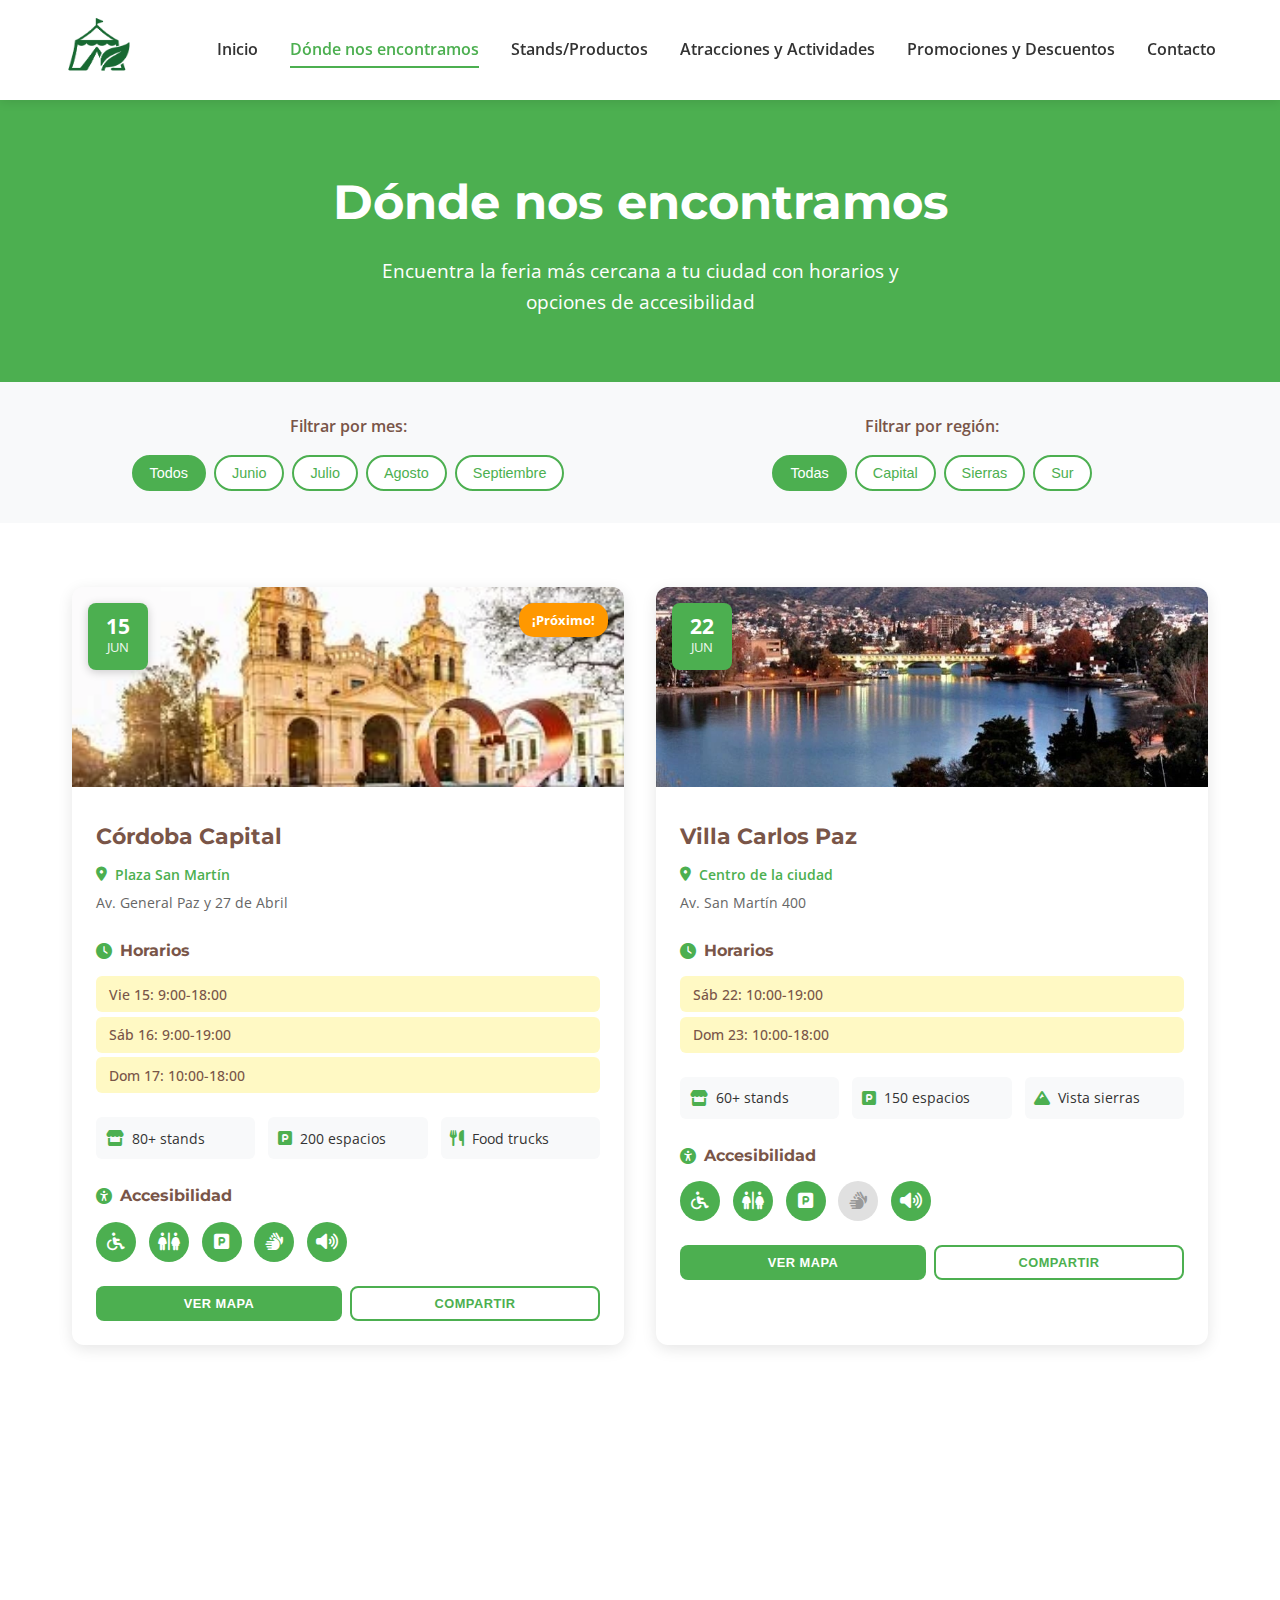
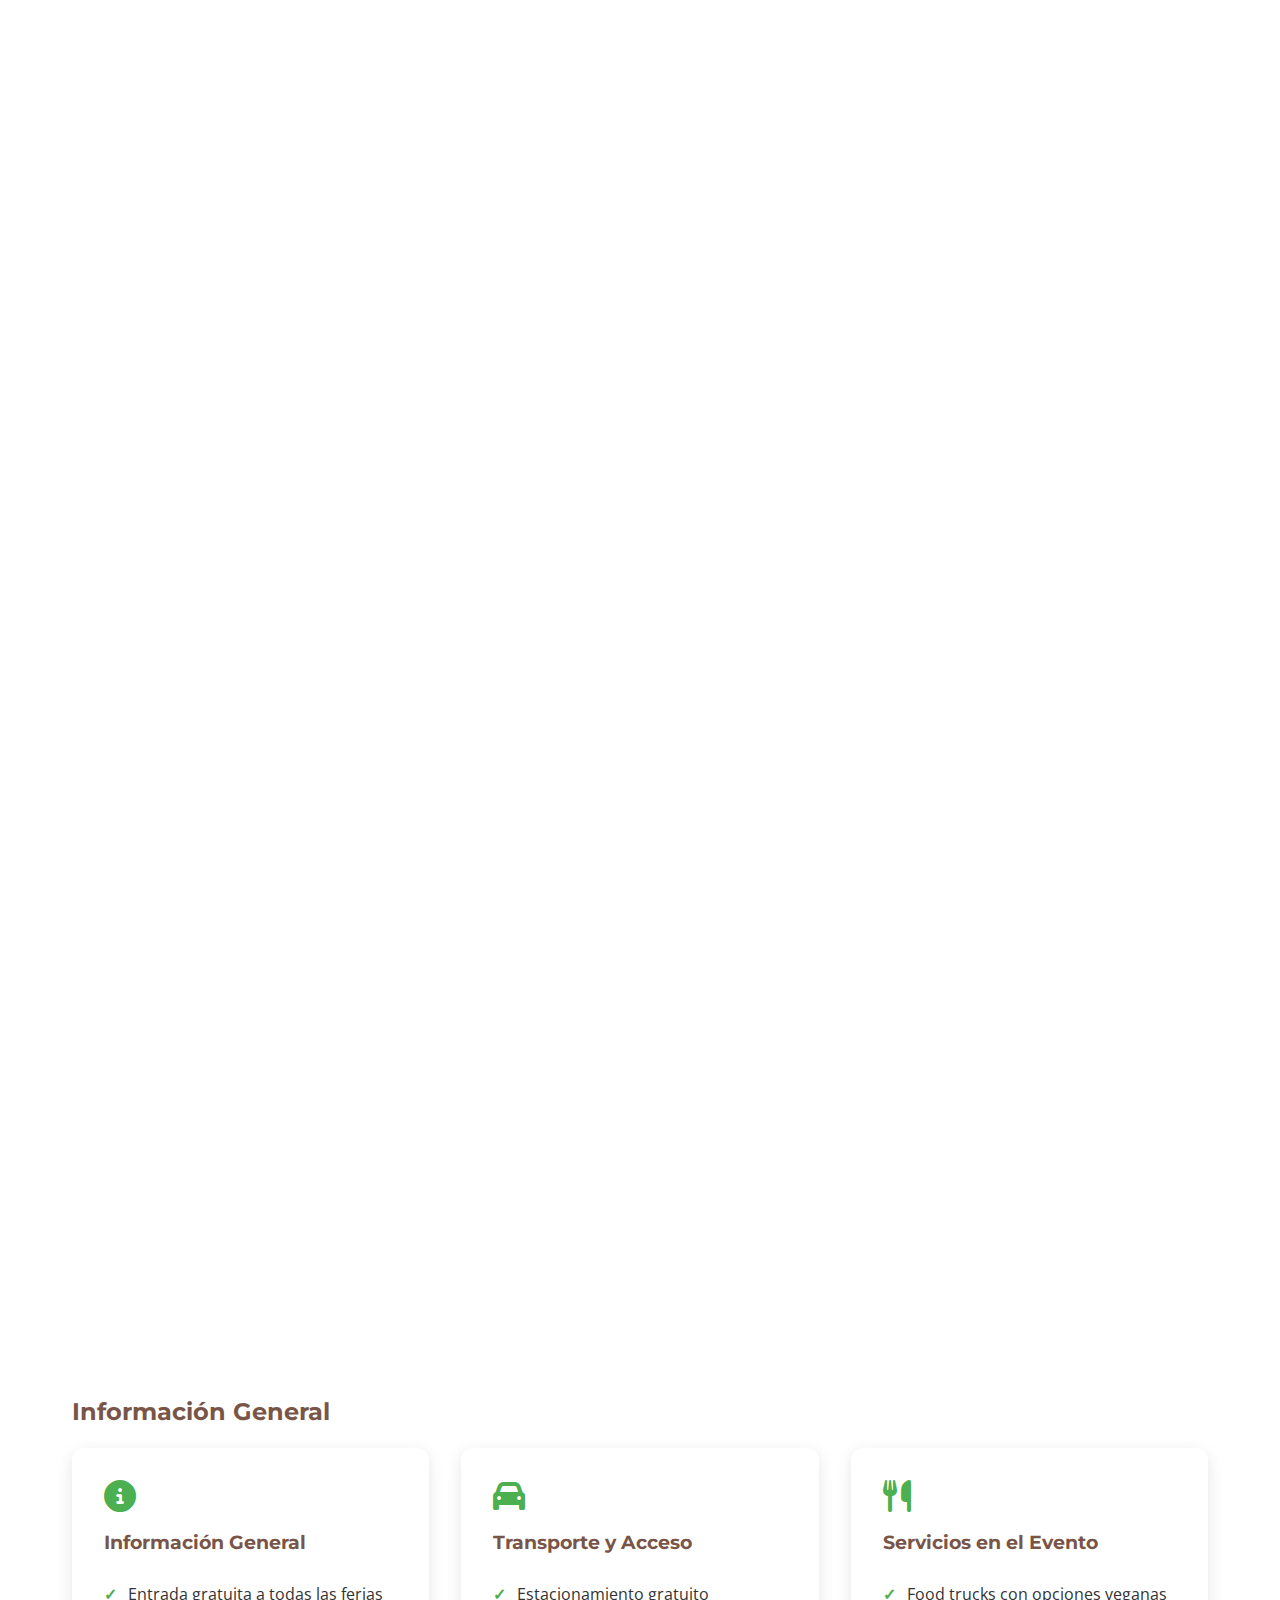
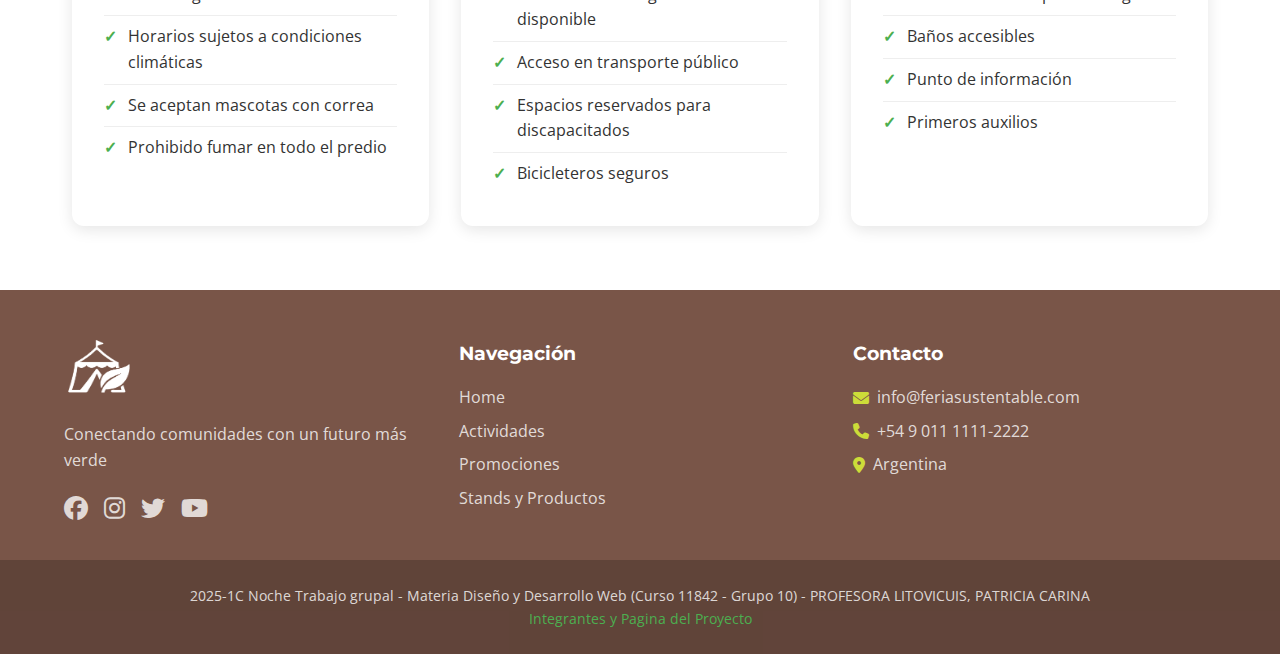
<file: ubicaciones.html>
<!DOCTYPE html>
<html lang="es">
<head>
    <meta charset="UTF-8">
    <meta name="viewport" content="width=device-width, initial-scale=1.0">
    <title>Dónde nos encontramos - Feria Sustentable Itinerante</title>
    <link rel="stylesheet" href="css/styles.css" media="print" onload="this.media='all'">
<noscript><link rel="stylesheet" href="css/styles.css" media="print" onload="this.media='all'">
<noscript><link rel="stylesheet" href="css/styles.css"></noscript></noscript>
    <link rel="stylesheet" href="https://cdnjs.cloudflare.com/ajax/libs/font-awesome/6.4.0/css/all.min.css" media="print" onload="this.media='all'">
<noscript><link rel="stylesheet" href="https://cdnjs.cloudflare.com/ajax/libs/font-awesome/6.4.0/css/all.min.css" media="print" onload="this.media='all'">
<noscript><link rel="stylesheet" href="https://cdnjs.cloudflare.com/ajax/libs/font-awesome/6.4.0/css/all.min.css"></noscript></noscript>
        <link rel="icon" href="img/favicon.ico" type="image/x-icon">
</head>
<body>
    <header>
        <div class="logo">
            <img loading="lazy" width="70" height="150" src="img/logo.png" alt="Logo Feria Sustentable">
        </div>
        <nav>
            <div class="menu-toggle">
                <i class="fas fa-bars"></i>
            </div>
            <ul class="menu">
                <li><a href="index.html">Inicio</a></li>
                <li><a href="ubicaciones.html" class="active">Dónde nos encontramos</a></li>
                <li><a href="stands.html">Stands/Productos</a></li>
                <li><a href="actividades.html">Atracciones y Actividades</a></li>
                <li><a href="compras.html">Promociones y Descuentos</a></li>
                <li><a href="contacto.html">Contacto</a></li>
            </ul>
        </nav>
    </header>

    <main>
        <!-- Hero Section -->
        <section class="page-hero">
            <div class="container">
                <h1>Dónde nos encontramos</h1>
                <p>Encuentra la feria más cercana a tu ciudad con horarios y opciones de accesibilidad</p>
            </div>
        </section>

        <!-- Filtros -->
        <section class="filtros-ubicaciones">
            <div class="container">
                <div class="filtros-grid">
                    <div class="filtro-grupo">
                        <label>Filtrar por mes:</label>
                        <div class="filtro-buttons">
                            <button class="filtro-btn active" data-mes="todos">Todos</button>
                            <button class="filtro-btn" data-mes="junio">Junio</button>
                            <button class="filtro-btn" data-mes="julio">Julio</button>
                            <button class="filtro-btn" data-mes="agosto">Agosto</button>
                            <button class="filtro-btn" data-mes="septiembre">Septiembre</button>
                        </div>
                    </div>
                    <div class="filtro-grupo">
                        <label>Filtrar por región:</label>
                        <div class="filtro-buttons">
                            <button class="region-btn active" data-region="todas">Todas</button>
                            <button class="region-btn" data-region="capital">Capital</button>
                            <button class="region-btn" data-region="sierras">Sierras</button>
                            <button class="region-btn" data-region="sur">Sur</button>
                        </div>
                    </div>
                </div>
            </div>
        </section>

        <!-- Ubicaciones -->
        <section class="ubicaciones-section">
            <div class="container">
                <div class="ubicaciones-grid">
                    <!-- Córdoba Capital -->
                    <div class="ubicacion-card" data-mes="junio" data-region="capital">
                        <div class="ubicacion-imagen">
                             <img loading="lazy" width="300" height="168" src="img/cordoba.webp"  alt="Córdoba Capital">
                            <div class="fecha-overlay">
                                <span class="dia">15</span>
                                <span class="mes">JUN</span>
                            </div>
                            <div class="estado-badge proximo">¡Próximo!</div>
                        </div>
                        
                        <div class="ubicacion-info">
                            <h3>Córdoba Capital</h3>
                            <p class="direccion"><i class="fas fa-map-marker-alt"></i> Plaza San Martín</p>
                            <p class="direccion-completa">Av. General Paz y 27 de Abril</p>
                            
                            <div class="horarios-compacto">
                                <h4><i class="fas fa-clock"></i> Horarios</h4>
                                <div class="horarios-lista">
                                    <span>Vie 15: 9:00-18:00</span>
                                    <span>Sáb 16: 9:00-19:00</span>
                                    <span>Dom 17: 10:00-18:00</span>
                                </div>
                            </div>

                            <div class="caracteristicas">
                                <div class="caracteristica">
                                    <i class="fas fa-store"></i>
                                    <span>80+ stands</span>
                                </div>
                                <div class="caracteristica">
                                    <i class="fas fa-parking"></i>
                                    <span>200 espacios</span>
                                </div>
                                <div class="caracteristica">
                                    <i class="fas fa-utensils"></i>
                                    <span>Food trucks</span>
                                </div>
                            </div>

                            <div class="accesibilidad-compacta">
                                <h4><i class="fas fa-universal-access"></i> Accesibilidad</h4>
                                <div class="accesos-iconos">
                                    <span class="acceso-icono disponible" title="Acceso para sillas de ruedas">
                                        <i class="fas fa-wheelchair"></i>
                                    </span>
                                    <span class="acceso-icono disponible" title="Baños accesibles">
                                        <i class="fas fa-restroom"></i>
                                    </span>
                                    <span class="acceso-icono disponible" title="Estacionamiento reservado">
                                        <i class="fas fa-parking"></i>
                                    </span>
                                    <span class="acceso-icono disponible" title="Intérprete de señas">
                                        <i class="fas fa-sign-language"></i>
                                    </span>
                                    <span class="acceso-icono disponible" title="Sistema de amplificación">
                                        <i class="fas fa-volume-up"></i>
                                    </span>
                                </div>
                            </div>

                            <div class="ubicacion-acciones">
                                <button class="btn btn-small" onclick="verMapa('cordoba-capital')">Ver Mapa</button>
                                <button class="btn btn-small btn-secondary" onclick="compartirEvento('cordoba-15-jun')">Compartir</button>
                            </div>
                        </div>
                    </div>

                    <!-- Villa Carlos Paz -->
                    <div class="ubicacion-card" data-mes="junio" data-region="sierras">
                        <div class="ubicacion-imagen">
                            <img loading="lazy" width="800" height="450" src="img/villacarlos.webp" alt="Villa Carlos Paz">
                            <div class="fecha-overlay">
                                <span class="dia">22</span>
                                <span class="mes">JUN</span>
                            </div>
                        </div>
                        
                        <div class="ubicacion-info">
                            <h3>Villa Carlos Paz</h3>
                            <p class="direccion"><i class="fas fa-map-marker-alt"></i> Centro de la ciudad</p>
                            <p class="direccion-completa">Av. San Martín 400</p>
                            
                            <div class="horarios-compacto">
                                <h4><i class="fas fa-clock"></i> Horarios</h4>
                                <div class="horarios-lista">
                                    <span>Sáb 22: 10:00-19:00</span>
                                    <span>Dom 23: 10:00-18:00</span>
                                </div>
                            </div>

                            <div class="caracteristicas">
                                <div class="caracteristica">
                                    <i class="fas fa-store"></i>
                                    <span>60+ stands</span>
                                </div>
                                <div class="caracteristica">
                                    <i class="fas fa-parking"></i>
                                    <span>150 espacios</span>
                                </div>
                                <div class="caracteristica">
                                    <i class="fas fa-mountain"></i>
                                    <span>Vista sierras</span>
                                </div>
                            </div>

                            <div class="accesibilidad-compacta">
                                <h4><i class="fas fa-universal-access"></i> Accesibilidad</h4>
                                <div class="accesos-iconos">
                                    <span class="acceso-icono disponible" title="Acceso para sillas de ruedas">
                                        <i class="fas fa-wheelchair"></i>
                                    </span>
                                    <span class="acceso-icono disponible" title="Baños accesibles">
                                        <i class="fas fa-restroom"></i>
                                    </span>
                                    <span class="acceso-icono disponible" title="Estacionamiento reservado">
                                        <i class="fas fa-parking"></i>
                                    </span>
                                    <span class="acceso-icono no-disponible" title="Intérprete de señas no disponible">
                                        <i class="fas fa-sign-language"></i>
                                    </span>
                                    <span class="acceso-icono disponible" title="Sistema de amplificación">
                                        <i class="fas fa-volume-up"></i>
                                    </span>
                                </div>
                            </div>

                            <div class="ubicacion-acciones">
                                <button class="btn btn-small" onclick="verMapa('villa-carlos-paz')">Ver Mapa</button>
                                <button class="btn btn-small btn-secondary" onclick="compartirEvento('vcp-22-jun')">Compartir</button>
                            </div>
                        </div>
                    </div>

                    <!-- Río Cuarto -->
                    <div class="ubicacion-card" data-mes="junio" data-region="sur">
                        <div class="ubicacion-imagen">
                            <img loading="lazy" width="993" height="660" src="img/RioCuarto.webp" alt="Río Cuarto">
                            <div class="fecha-overlay">
                                <span class="dia">29</span>
                                <span class="mes">JUN</span>
                            </div>
                        </div>
                        
                        <div class="ubicacion-info">
                            <h3>Río Cuarto</h3>
                            <p class="direccion"><i class="fas fa-map-marker-alt"></i> Plaza Olmos</p>
                            <p class="direccion-completa">Constitución y Rivadavia</p>
                            
                            <div class="horarios-compacto">
                                <h4><i class="fas fa-clock"></i> Horarios</h4>
                                <div class="horarios-lista">
                                    <span>Vie 29: 9:00-17:00</span>
                                    <span>Sáb 30: 9:00-18:00</span>
                                </div>
                            </div>

                            <div class="caracteristicas">
                                <div class="caracteristica">
                                    <i class="fas fa-store"></i>
                                    <span>70+ stands</span>
                                </div>
                                <div class="caracteristica">
                                    <i class="fas fa-parking"></i>
                                    <span>180 espacios</span>
                                </div>
                                <div class="caracteristica">
                                    <i class="fas fa-bus"></i>
                                    <span>Transporte público</span>
                                </div>
                            </div>

                            <div class="accesibilidad-compacta">
                                <h4><i class="fas fa-universal-access"></i> Accesibilidad</h4>
                                <div class="accesos-iconos">
                                    <span class="acceso-icono disponible" title="Acceso para sillas de ruedas">
                                        <i class="fas fa-wheelchair"></i>
                                    </span>
                                    <span class="acceso-icono disponible" title="Baños accesibles">
                                        <i class="fas fa-restroom"></i>
                                    </span>
                                    <span class="acceso-icono disponible" title="Estacionamiento reservado">
                                        <i class="fas fa-parking"></i>
                                    </span>
                                    <span class="acceso-icono disponible" title="Intérprete de señas">
                                        <i class="fas fa-sign-language"></i>
                                    </span>
                                    <span class="acceso-icono no-disponible" title="Sistema de amplificación no disponible">
                                        <i class="fas fa-volume-up"></i>
                                    </span>
                                </div>
                            </div>

                            <div class="ubicacion-acciones">
                                <button class="btn btn-small" onclick="verMapa('rio-cuarto')">Ver Mapa</button>
                                <button class="btn btn-small btn-secondary" onclick="compartirEvento('rc-29-jun')">Compartir</button>
                            </div>
                        </div>
                    </div>

                    <!-- San Francisco -->
                    <div class="ubicacion-card" data-mes="julio" data-region="capital">
                        <div class="ubicacion-imagen">
                            <img src="img/san fran.webp?height=200&width=350" alt="San Francisco">
                            <div class="fecha-overlay">
                                <span class="dia">05</span>
                                <span class="mes">JUL</span>
                            </div>
                        </div>
                        
                        <div class="ubicacion-info">
                            <h3>San Francisco</h3>
                            <p class="direccion"><i class="fas fa-map-marker-alt"></i> Plaza 25 de Mayo</p>
                            <p class="direccion-completa">Av. de la Universidad y Córdoba</p>
                            
                            <div class="horarios-compacto">
                                <h4><i class="fas fa-clock"></i> Horarios</h4>
                                <div class="horarios-lista">
                                    <span>Sáb 05: 9:00-18:00</span>
                                    <span>Dom 06: 10:00-17:00</span>
                                </div>
                            </div>

                            <div class="caracteristicas">
                                <div class="caracteristica">
                                    <i class="fas fa-store"></i>
                                    <span>55+ stands</span>
                                </div>
                                <div class="caracteristica">
                                    <i class="fas fa-parking"></i>
                                    <span>120 espacios</span>
                                </div>
                                <div class="caracteristica">
                                    <i class="fas fa-child"></i>
                                    <span>Área niños</span>
                                </div>
                            </div>

                            <div class="accesibilidad-compacta">
                                <h4><i class="fas fa-universal-access"></i> Accesibilidad</h4>
                                <div class="accesos-iconos">
                                    <span class="acceso-icono disponible" title="Acceso para sillas de ruedas">
                                        <i class="fas fa-wheelchair"></i>
                                    </span>
                                    <span class="acceso-icono disponible" title="Baños accesibles">
                                        <i class="fas fa-restroom"></i>
                                    </span>
                                    <span class="acceso-icono disponible" title="Estacionamiento reservado">
                                        <i class="fas fa-parking"></i>
                                    </span>
                                    <span class="acceso-icono no-disponible" title="Intérprete de señas no disponible">
                                        <i class="fas fa-sign-language"></i>
                                    </span>
                                    <span class="acceso-icono disponible" title="Sistema de amplificación">
                                        <i class="fas fa-volume-up"></i>
                                    </span>
                                </div>
                            </div>

                            <div class="ubicacion-acciones">
                                <button class="btn btn-small" onclick="verMapa('san-francisco')">Ver Mapa</button>
                                <button class="btn btn-small btn-secondary" onclick="compartirEvento('sf-05-jul')">Compartir</button>
                            </div>
                        </div>
                    </div>

                    <!-- Villa María -->
                    <div class="ubicacion-card" data-mes="julio" data-region="capital">
                        <div class="ubicacion-imagen">
                            <img loading="lazy" width="259" height="194" src="img/villamaria.webp" alt="Villa María">
                            <div class="fecha-overlay">
                                <span class="dia">12</span>
                                <span class="mes">JUL</span>
                            </div>
                        </div>
                        
                        <div class="ubicacion-info">
                            <h3>Villa María</h3>
                            <p class="direccion"><i class="fas fa-map-marker-alt"></i> Parque Sobremonte</p>
                            <p class="direccion-completa">Av. Sabattini y Tucumán</p>
                            
                            <div class="horarios-compacto">
                                <h4><i class="fas fa-clock"></i> Horarios</h4>
                                <div class="horarios-lista">
                                    <span>Sáb 12: 10:00-19:00</span>
                                    <span>Dom 13: 10:00-18:00</span>
                                </div>
                            </div>

                            <div class="caracteristicas">
                                <div class="caracteristica">
                                    <i class="fas fa-store"></i>
                                    <span>65+ stands</span>
                                </div>
                                <div class="caracteristica">
                                    <i class="fas fa-parking"></i>
                                    <span>160 espacios</span>
                                </div>
                                <div class="caracteristica">
                                    <i class="fas fa-tree"></i>
                                    <span>Área verde</span>
                                </div>
                            </div>

                            <div class="accesibilidad-compacta">
                                <h4><i class="fas fa-universal-access"></i> Accesibilidad</h4>
                                <div class="accesos-iconos">
                                    <span class="acceso-icono disponible" title="Acceso para sillas de ruedas">
                                        <i class="fas fa-wheelchair"></i>
                                    </span>
                                    <span class="acceso-icono disponible" title="Baños accesibles">
                                        <i class="fas fa-restroom"></i>
                                    </span>
                                    <span class="acceso-icono disponible" title="Estacionamiento reservado">
                                        <i class="fas fa-parking"></i>
                                    </span>
                                    <span class="acceso-icono disponible" title="Intérprete de señas">
                                        <i class="fas fa-sign-language"></i>
                                    </span>
                                    <span class="acceso-icono disponible" title="Sistema de amplificación">
                                        <i class="fas fa-volume-up"></i>
                                    </span>
                                </div>
                            </div>

                            <div class="ubicacion-acciones">
                                <button class="btn btn-small" onclick="verMapa('villa-maria')">Ver Mapa</button>
                                <button class="btn btn-small btn-secondary" onclick="compartirEvento('vm-12-jul')">Compartir</button>
                            </div>
                        </div>
                    </div>

                    <!-- La Falda -->
                    <div class="ubicacion-card" data-mes="agosto" data-region="sierras">
                        <div class="ubicacion-imagen">
                            <img loading="lazy" width="800" height="449" src="img/laalda.webp" alt="La Falda">
                            <div class="fecha-overlay">
                                <span class="dia">10</span>
                                <span class="mes">AGO</span>
                            </div>
                        </div>
                        
                        <div class="ubicacion-info">
                            <h3>La Falda</h3>
                            <p class="direccion"><i class="fas fa-map-marker-alt"></i> Plaza Próspero Molina</p>
                            <p class="direccion-completa">Av. España y 9 de Julio</p>
                            
                            <div class="horarios-compacto">
                                <h4><i class="fas fa-clock"></i> Horarios</h4>
                                <div class="horarios-lista">
                                    <span>Sáb 10: 9:00-17:00</span>
                                    <span>Dom 11: 10:00-16:00</span>
                                </div>
                            </div>

                            <div class="caracteristicas">
                                <div class="caracteristica">
                                    <i class="fas fa-store"></i>
                                    <span>45+ stands</span>
                                </div>
                                <div class="caracteristica">
                                    <i class="fas fa-parking"></i>
                                    <span>100 espacios</span>
                                </div>
                                <div class="caracteristica">
                                    <i class="fas fa-camera"></i>
                                    <span>Vista panorámica</span>
                                </div>
                            </div>

                            <div class="accesibilidad-compacta">
                                <h4><i class="fas fa-universal-access"></i> Accesibilidad</h4>
                                <div class="accesos-iconos">
                                    <span class="acceso-icono disponible" title="Acceso para sillas de ruedas">
                                        <i class="fas fa-wheelchair"></i>
                                    </span>
                                    <span class="acceso-icono disponible" title="Baños accesibles">
                                        <i class="fas fa-restroom"></i>
                                    </span>
                                    <span class="acceso-icono disponible" title="Estacionamiento reservado">
                                        <i class="fas fa-parking"></i>
                                    </span>
                                    <span class="acceso-icono no-disponible" title="Intérprete de señas no disponible">
                                        <i class="fas fa-sign-language"></i>
                                    </span>
                                    <span class="acceso-icono disponible" title="Sistema de amplificación">
                                        <i class="fas fa-volume-up"></i>
                                    </span>
                                </div>
                            </div>

                            <div class="ubicacion-acciones">
                                <button class="btn btn-small" onclick="verMapa('la-falda')">Ver Mapa</button>
                                <button class="btn btn-small btn-secondary" onclick="compartirEvento('lf-10-ago')">Compartir</button>
                            </div>
                        </div>
                    </div>
                </div>
            </div>
        </section>

        <!-- Información General -->
        <section class="info-general">
            <div class="container">
                <h2>Información General</h2>
                <div class="info-grid">
                    <div class="info-item">
                        <i class="fas fa-info-circle"></i>
                        <h3>Información General</h3>
                        <ul>
                            <li>Entrada gratuita a todas las ferias</li>
                            <li>Horarios sujetos a condiciones climáticas</li>
                            <li>Se aceptan mascotas con correa</li>
                            <li>Prohibido fumar en todo el predio</li>
                        </ul>
                    </div>
                    <div class="info-item">
                        <i class="fas fa-car"></i>
                        <h3>Transporte y Acceso</h3>
                        <ul>
                            <li>Estacionamiento gratuito disponible</li>
                            <li>Acceso en transporte público</li>
                            <li>Espacios reservados para discapacitados</li>
                            <li>Bicicleteros seguros</li>
                        </ul>
                    </div>
                    <div class="info-item">
                        <i class="fas fa-utensils"></i>
                        <h3>Servicios en el Evento</h3>
                        <ul>
                            <li>Food trucks con opciones veganas</li>
                            <li>Baños accesibles</li>
                            <li>Punto de información</li>
                            <li>Primeros auxilios</li>
                        </ul>
                    </div>
                </div>
            </div>
        </section>
    </main>

    <footer>
        <div class="footer-content">
            <div class="footer-logo">
                <img loading="lazy" width="70" height="150" src="img/logo - blanco.png" alt="Logo Feria Sustentable">
                <p>Conectando comunidades con un futuro más verde</p>
                <div class="social-links">
                    <a href="#"><i class="fab fa-facebook"></i></a>
                    <a href="#"><i class="fab fa-instagram"></i></a>
                    <a href="#"><i class="fab fa-twitter"></i></a>
                    <a href="#"><i class="fab fa-youtube"></i></a>
                </div>
            </div>
            <div class="footer-links">
                <h3>Navegación</h3>
                <ul>
                    <li><a href="index.html">Home</a></li>
                    <li><a href="actividades.html">Actividades</a></li>
                    <li><a href="compras.html">Promociones</a></li>
                    <li><a href="stands.html">Stands y Productos</a></li>
                </ul>
            </div>
            
            <div class="footer-contact">
                <h3>Contacto</h3>
                <p><i class="fas fa-envelope"></i> info@feriasustentable.com</p>
                <p><i class="fas fa-phone"></i> +54 9 011 1111-2222</p>
                <p><i class="fas fa-map-marker-alt"></i>Argentina</p>
            </div>
        </div>
        <div class="footer-bottom">
            <p>2025-1C Noche Trabajo grupal - Materia Diseño y Desarrollo Web (Curso 11842 - Grupo 10) - PROFESORA LITOVICUIS, PATRICIA CARINA</p>
            <a href="https://mgarcinuno-uade.github.io/DES.WEB-Grupo10-Proyecto/" target="_blank">Integrantes y Pagina del Proyecto</a>
        </div>
    </footer>

    <script src="js/main.js"></script>
    <script src="js/ubicaciones.js"></script>
</body>
</html>
</file>
<file: css/styles.css>
/* Importación de fuentes */
@import url("https://fonts.googleapis.com/css2?family=Montserrat:wght@400;500;600;700&family=Open+Sans:wght@300;400;600&display=swap");

/* Variables CSS */
:root {
  --color-primary: #4caf50;
  --color-secondary: #8bc34a;
  --color-accent: #cddc39;
  --color-light: #fff9c4;
  --color-dark: #795548;
  --color-text: #333333;
  --color-text-light: #666666;
  --color-background: #ffffff;
  --color-success: #4caf50;
  --color-warning: #ff9800;
  --color-error: #f44336;
  --font-heading: "Montserrat", sans-serif;
  --font-body: "Open Sans", sans-serif;
  --shadow-light: 0 2px 10px rgba(0, 0, 0, 0.1);
  --shadow-medium: 0 4px 15px rgba(0, 0, 0, 0.1);
  --shadow-heavy: 0 10px 30px rgba(0, 0, 0, 0.2);
  --border-radius: 8px;
  --transition: all 0.3s ease;
}

/* Reset y estilos base */
* {
  margin: 0;
  padding: 0;
  box-sizing: border-box;
}

body {
  font-family: var(--font-body);
  color: var(--color-text);
  line-height: 1.6;
  background-color: var(--color-background);
}

h1,
h2,
h3,
h4,
h5,
h6 {
  font-family: var(--font-heading);
  margin-bottom: 1rem;
  color: var(--color-dark);
}

a {
  text-decoration: none;
  color: var(--color-primary);
  transition: var(--transition);
}

a:hover {
  color: var(--color-secondary);
}

ul {
  list-style: none;
}

img {
  max-width: 100%;
  height: auto;
}

.container {
  max-width: 1200px;
  margin: 0 auto;
  padding: 0 2rem;
}

/* Botones */
.btn {
  display: inline-block;
  background-color: var(--color-primary);
  color: white;
  padding: 0.8rem 1.5rem;
  border-radius: var(--border-radius);
  font-weight: 600;
  text-transform: uppercase;
  font-size: 0.9rem;
  letter-spacing: 0.5px;
  transition: var(--transition);
  border: none;
  cursor: pointer;
  text-align: center;
}

.btn:hover {
  background-color: var(--color-secondary);
  color: white;
  transform: translateY(-2px);
  box-shadow: var(--shadow-medium);
}

.btn-secondary {
  background-color: transparent;
  color: var(--color-primary);
  border: 2px solid var(--color-primary);
}

.btn-secondary:hover {
  background-color: var(--color-primary);
  color: white;
}

.btn-outline {
  background-color: transparent;
  color: var(--color-primary);
  border: 2px solid var(--color-primary);
}

.btn-outline:hover {
  background-color: var(--color-primary);
  color: white;
}

.btn-small {
  padding: 0.5rem 1rem;
  font-size: 0.8rem;
}

/* Header y navegación */
header {
  display: flex;
  justify-content: space-between;
  align-items: center;
  padding: 1rem 5%;
  background-color: white;
  box-shadow: var(--shadow-light);
  position: sticky;
  top: 0;
  z-index: 1000;
}

.logo img {
  height: 60px;
}

nav .menu {
  display: flex;
}

nav .menu li {
  margin-left: 2rem;
}

nav .menu a {
  color: var(--color-text);
  font-weight: 600;
  font-size: 1rem;
  padding: 0.5rem 0;
  position: relative;
}

nav .menu a:after {
  content: "";
  position: absolute;
  width: 0;
  height: 2px;
  bottom: 0;
  left: 0;
  background-color: var(--color-primary);
  transition: width 0.3s ease;
}

nav .menu a:hover:after,
nav .menu a.active:after {
  width: 100%;
}

nav .menu a.active {
  color: var(--color-primary);
}

.menu-toggle {
  display: none;
  font-size: 1.5rem;
  cursor: pointer;
  color: var(--color-primary);
}

/* Hero sections */
.hero {
  /* Múltiples rutas para asegurar que funcione */
  background-image: linear-gradient(rgba(76, 175, 80, 0.7), rgba(76, 175, 80, 0.8)), url("../img/hero-feria.webp"),
    url("img/hero-feria.webp"), url("./img/hero-feria.webp");
  background-size: cover;
  background-position: center;
  background-attachment: fixed;
  min-height: 80vh;
  display: flex;
  align-items: center;
  justify-content: center;
  text-align: center;
  color: white;
  padding: 0 1rem;
  position: relative;
}

/* Fallback si no carga la imagen */
.hero::before {
  content: "";
  position: absolute;
  top: 0;
  left: 0;
  right: 0;
  bottom: 0;
  background: linear-gradient(135deg, var(--color-primary) 0%, var(--color-secondary) 100%);
  z-index: -1;
}

.hero-content {
  position: relative;
  z-index: 2;
  max-width: 800px;
  margin: 0 auto;
}

.hero-content h1 {
  font-size: 3.5rem;
  margin-bottom: 0.5rem;
  color: white;
  text-shadow: 2px 2px 4px rgba(0, 0, 0, 0.3);
}

.hero-content h2 {
  font-size: 2rem;
  margin-bottom: 1rem;
  color: var(--color-accent);
  text-shadow: 1px 1px 2px rgba(0, 0, 0, 0.3);
}

.hero-content p {
  font-size: 1.2rem;
  max-width: 800px;
  margin: 0 auto 2rem;
  text-shadow: 1px 1px 2px rgba(0, 0, 0, 0.3);
  line-height: 1.6;
}

.hero-buttons {
  display: flex;
  gap: 1rem;
  justify-content: center;
  flex-wrap: wrap;
}

.hero-buttons .btn {
  box-shadow: 0 4px 15px rgba(0, 0, 0, 0.2);
}

.hero-buttons .btn:hover {
  box-shadow: 0 6px 20px rgba(0, 0, 0, 0.3);
}

.page-hero {
  background-color: var(--color-primary);
  color: white;
  padding: 4rem 0;
  text-align: center;
}

.page-hero h1 {
  font-size: 3rem;
  color: white;
  margin-bottom: 1rem;
}

.page-hero p {
  font-size: 1.2rem;
  max-width: 600px;
  margin: 0 auto;
}

/* Secciones */
section {
  padding: 4rem 0;
}

.section-subtitle {
  text-align: center;
  font-size: 1.2rem;
  color: var(--color-text-light);
  margin-bottom: 3rem;
  max-width: 600px;
  margin-left: auto;
  margin-right: auto;
}

/* Próximos eventos */
.proximos-eventos {
  background-color: #f8f9fa;
}

.eventos-grid {
  display: grid;
  grid-template-columns: repeat(auto-fit, minmax(350px, 1fr));
  gap: 2rem;
  margin-bottom: 2rem;
}

.evento-card {
  background: white;
  border-radius: 12px;
  overflow: hidden;
  box-shadow: var(--shadow-medium);
  transition: var(--transition);
  position: relative;
}

.evento-card:hover {
  transform: translateY(-5px);
  box-shadow: var(--shadow-heavy);
}

.evento-card.destacado {
  border: 2px solid var(--color-primary);
}

.evento-badge {
  position: absolute;
  top: 1rem;
  right: 1rem;
  background-color: var(--color-accent);
  color: var(--color-dark);
  padding: 0.5rem 1rem;
  border-radius: 15px;
  font-size: 0.8rem;
  font-weight: bold;
  z-index: 10;
}

.evento-badge.proximo {
  background-color: var(--color-warning);
  color: white;
}

.evento-card {
  display: flex;
  padding: 1.5rem;
  gap: 1rem;
}

.evento-fecha {
  background-color: var(--color-primary);
  color: white;
  border-radius: var(--border-radius);
  padding: 1rem;
  text-align: center;
  min-width: 80px;
  height: fit-content;
}

.evento-fecha .dia {
  display: block;
  font-size: 1.5rem;
  font-weight: bold;
}

.evento-fecha .mes {
  display: block;
  font-size: 0.9rem;
}

.evento-fecha .año {
  display: block;
  font-size: 0.8rem;
  opacity: 0.8;
}

.evento-info {
  flex: 1;
}

.evento-info h3 {
  margin-bottom: 0.5rem;
  color: var(--color-dark);
}

.ubicacion,
.direccion,
.horario {
  display: flex;
  align-items: center;
  margin-bottom: 0.5rem;
  color: var(--color-text-light);
  font-size: 0.9rem;
}

.ubicacion i,
.horario i {
  margin-right: 0.5rem;
  color: var(--color-primary);
}

.evento-tags {
  display: flex;
  gap: 0.5rem;
  margin: 1rem 0;
  flex-wrap: wrap;
}

.tag {
  background-color: var(--color-light);
  color: var(--color-dark);
  padding: 0.3rem 0.8rem;
  border-radius: 15px;
  font-size: 0.8rem;
  font-weight: 500;
}

.evento-detalles {
  margin-top: 1rem;
}

.evento-detalles p {
  display: flex;
  align-items: center;
  margin-bottom: 0.3rem;
  font-size: 0.8rem;
  color: var(--color-text-light);
}

.evento-detalles i {
  margin-right: 0.5rem;
  color: var(--color-primary);
  width: 12px;
}

.evento-acciones {
  display: flex;
  flex-direction: column;
  gap: 0.5rem;
  align-items: center;
}

.ver-mas {
  text-align: center;
  margin-top: 2rem;
}

/* Estadísticas */
.estadisticas {
  background-color: var(--color-light);
  padding: 3rem 0;
}

.stats-grid {
  display: grid;
  grid-template-columns: repeat(auto-fit, minmax(200px, 1fr));
  gap: 2rem;
  text-align: center;
}

.stat-item i {
  font-size: 3rem;
  color: var(--color-primary);
  margin-bottom: 1rem;
}

.stat-number {
  display: block;
  font-size: 2.5rem;
  font-weight: bold;
  color: var(--color-dark);
  margin-bottom: 0.5rem;
}

.stat-label {
  color: var(--color-text-light);
  font-size: 1rem;
  font-weight: 500;
}

/* Categorías destacadas */
.categorias-destacadas {
  background-color: #f8f9fa;
}

.categorias-grid {
  display: grid;
  grid-template-columns: repeat(auto-fit, minmax(280px, 1fr));
  gap: 2rem;
  margin-bottom: 2rem;
}

.categoria-card {
  background: white;
  border-radius: 12px;
  overflow: hidden;
  box-shadow: var(--shadow-medium);
  transition: var(--transition);
}

.categoria-card:hover {
  transform: translateY(-5px);
  box-shadow: var(--shadow-heavy);
}

.categoria-card img {
  width: 100%;
  height: 200px;
  object-fit: cover;
}

.categoria-info {
  padding: 1.5rem;
}

.categoria-info h3 {
  margin-bottom: 1rem;
  color: var(--color-dark);
}

.categoria-info p {
  margin-bottom: 1rem;
  color: var(--color-text-light);
}

.expositores {
  color: var(--color-primary);
  font-weight: 600;
  font-size: 0.9rem;
}

/* Actividades destacadas */
.actividades-destacadas {
  background-color: white;
}

.actividades-grid {
  display: grid;
  grid-template-columns: repeat(auto-fit, minmax(300px, 1fr));
  gap: 2rem;
  margin-bottom: 2rem;
}

.actividad-card {
  background: white;
  border-radius: 12px;
  padding: 2rem;
  text-align: center;
  box-shadow: var(--shadow-medium);
  transition: var(--transition);
}

.actividad-card:hover {
  transform: translateY(-5px);
}

.actividad-card i {
  font-size: 3rem;
  color: var(--color-primary);
  margin-bottom: 1rem;
}

.actividad-card h3 {
  margin-bottom: 1rem;
  color: var(--color-dark);
}

.actividad-card p {
  margin-bottom: 1.5rem;
  color: var(--color-text-light);
}

.actividad-meta {
  display: flex;
  justify-content: center;
  gap: 1rem;
  font-size: 0.9rem;
  color: var(--color-text-light);
  flex-wrap: wrap;
}

.actividad-meta span {
  display: flex;
  align-items: center;
  gap: 0.3rem;
}

.actividad-meta i {
  color: var(--color-primary);
  font-size: 0.8rem;
}

/* Call to Action */
.cta-section {
  background-color: var(--color-primary);
  color: white;
  text-align: center;
}

.cta-content h2 {
  font-size: 2.5rem;
  color: white;
  margin-bottom: 1rem;
}

.cta-content p {
  font-size: 1.2rem;
  margin-bottom: 2rem;
  max-width: 600px;
  margin-left: auto;
  margin-right: auto;
}

.cta-buttons {
  display: flex;
  gap: 1rem;
  justify-content: center;
  flex-wrap: wrap;
}

/* Página Sobre */
.mision-vision {
  background-color: #f8f9fa;
}

.mvv-grid {
  display: grid;
  grid-template-columns: repeat(auto-fit, minmax(350px, 1fr));
  gap: 3rem;
}

.mvv-item {
  background: white;
  border-radius: 12px;
  padding: 2rem;
  text-align: center;
  box-shadow: var(--shadow-medium);
  transition: var(--transition);
}

.mvv-item:hover {
  transform: translateY(-5px);
}

.mvv-item i {
  font-size: 3rem;
  color: var(--color-primary);
  margin-bottom: 1.5rem;
}

.mvv-item h2 {
  margin-bottom: 1.5rem;
  color: var(--color-dark);
}

.valores-list {
  list-style: none;
  padding: 0;
  text-align: left;
}

.valores-list li {
  display: flex;
  align-items: center;
  margin-bottom: 1rem;
  padding: 0.5rem;
  background-color: rgba(76, 175, 80, 0.1);
  border-radius: 6px;
}

.valores-list i {
  color: var(--color-primary);
  margin-right: 1rem;
  font-size: 1.2rem;
}

/* Historia Timeline */
.historia {
  background-color: white;
}

.timeline {
  position: relative;
  padding-left: 2rem;
  margin-top: 2rem;
}

.timeline::before {
  content: "";
  position: absolute;
  left: 1rem;
  top: 0;
  bottom: 0;
  width: 2px;
  background-color: var(--color-primary);
}

.timeline-item {
  position: relative;
  margin-bottom: 3rem;
  padding-left: 2rem;
}

.timeline-item::before {
  content: "";
  position: absolute;
  left: -0.5rem;
  top: 0.5rem;
  width: 1rem;
  height: 1rem;
  background-color: var(--color-primary);
  border-radius: 50%;
}

.timeline-year {
  font-weight: bold;
  color: var(--color-primary);
  font-size: 1.2rem;
  margin-bottom: 0.5rem;
}

.timeline-content h3 {
  margin-bottom: 0.5rem;
  color: var(--color-dark);
}

.timeline-content p {
  color: var(--color-text-light);
  line-height: 1.6;
}

/* Impacto */
.impacto {
  background-color: var(--color-light);
}

.impacto-grid {
  display: grid;
  grid-template-columns: repeat(auto-fit, minmax(250px, 1fr));
  gap: 2rem;
  text-align: center;
}

.impacto-item {
  background: white;
  border-radius: 12px;
  padding: 2rem;
  box-shadow: var(--shadow-medium);
  transition: var(--transition);
}

.impacto-item:hover {
  transform: translateY(-5px);
}

.impacto-item i {
  font-size: 3rem;
  color: var(--color-primary);
  margin-bottom: 1rem;
}

.impacto-number {
  font-size: 2.5rem;
  font-weight: bold;
  color: var(--color-dark);
  margin-bottom: 0.5rem;
}

.impacto-label {
  font-size: 1.1rem;
  font-weight: 600;
  color: var(--color-primary);
  margin-bottom: 1rem;
}

.impacto-item p {
  color: var(--color-text-light);
  font-size: 0.9rem;
}

/* Equipo */
.equipo {
  background-color: white;
}

.equipo-grid {
  display: grid;
  grid-template-columns: repeat(auto-fit, minmax(250px, 1fr));
  gap: 2rem;
}

.miembro-card {
  background: white;
  border-radius: 12px;
  padding: 2rem;
  text-align: center;
  box-shadow: var(--shadow-medium);
  transition: var(--transition);
}

.miembro-card:hover {
  transform: translateY(-5px);
}

.miembro-card img {
  width: 150px;
  height: 150px;
  border-radius: 50%;
  margin-bottom: 1rem;
  object-fit: cover;
}

.miembro-card h3 {
  margin-bottom: 0.5rem;
  color: var(--color-dark);
}

.cargo {
  color: var(--color-primary);
  font-weight: 600;
  margin-bottom: 1rem;
}

.descripcion {
  color: var(--color-text-light);
  font-size: 0.9rem;
}

/* Certificaciones */
.certificaciones {
  background-color: #f8f9fa;
}

.cert-grid {
  display: grid;
  grid-template-columns: repeat(auto-fit, minmax(200px, 1fr));
  gap: 2rem;
  text-align: center;
}

.cert-item {
  background: white;
  border-radius: 12px;
  padding: 2rem;
  box-shadow: var(--shadow-medium);
  transition: var(--transition);
}

.cert-item:hover {
  transform: translateY(-5px);
}

.cert-item i {
  font-size: 3rem;
  color: var(--color-primary);
  margin-bottom: 1rem;
}

.cert-item h3 {
  margin-bottom: 0.5rem;
  color: var(--color-dark);
}

.cert-item p {
  color: var(--color-text-light);
  font-size: 0.9rem;
}

/* Página Calendario */
.filtros-calendario {
  background-color: #f8f9fa;
  padding: 2rem 0;
}

.filtros-grid {
  display: grid;
  grid-template-columns: repeat(auto-fit, minmax(300px, 1fr));
  gap: 2rem;
}

.filtro-grupo {
  text-align: center;
}

.filtro-grupo label {
  display: block;
  margin-bottom: 1rem;
  font-weight: 600;
  color: var(--color-dark);
}

.filtro-buttons,
.region-buttons {
  display: flex;
  justify-content: center;
  gap: 0.5rem;
  flex-wrap: wrap;
}

.filtro-btn,
.region-btn {
  background-color: white;
  border: 2px solid var(--color-primary);
  color: var(--color-primary);
  padding: 0.5rem 1rem;
  border-radius: 25px;
  cursor: pointer;
  transition: var(--transition);
  font-weight: 500;
  font-size: 0.9rem;
}

.filtro-btn:hover,
.filtro-btn.active,
.region-btn:hover,
.region-btn.active {
  background-color: var(--color-primary);
  color: white;
}

.eventos-calendario {
  background-color: white;
}

.info-adicional {
  background-color: #f8f9fa;
}

.info-grid {
  display: grid;
  grid-template-columns: repeat(auto-fit, minmax(300px, 1fr));
  gap: 2rem;
}

.info-item {
  background: white;
  border-radius: 12px;
  padding: 2rem;
  box-shadow: var(--shadow-medium);
}

.info-item i {
  font-size: 2rem;
  color: var(--color-primary);
  margin-bottom: 1rem;
}

.info-item h3 {
  margin-bottom: 1rem;
  color: var(--color-dark);
}

.info-item ul {
  list-style: none;
  padding: 0;
}

.info-item li {
  padding: 0.5rem 0;
  border-bottom: 1px solid #eee;
  position: relative;
  padding-left: 1.5rem;
}

.info-item li:before {
  content: "✓";
  position: absolute;
  left: 0;
  color: var(--color-primary);
  font-weight: bold;
}

.info-item li:last-child {
  border-bottom: none;
}

/* Footer */
footer {
  background-color: var(--color-dark);
  color: white;
  padding-top: 3rem;
}

.footer-content {
  display: grid;
  grid-template-columns: repeat(auto-fit, minmax(250px, 1fr));
  gap: 2rem;
  padding: 0 5% 2rem;
}

.footer-logo img {
  height: 60px;
  margin-bottom: 1rem;
}

.footer-logo p {
  margin-bottom: 1rem;
  color: rgba(255, 255, 255, 0.8);
}

.social-links {
  display: flex;
  gap: 1rem;
}

.social-links a {
  color: rgba(255, 255, 255, 0.8);
  font-size: 1.5rem;
  transition: var(--transition);
}

.social-links a:hover {
  color: var(--color-accent);
}

.footer-links h3,
.footer-contact h3 {
  color: white;
  margin-bottom: 1rem;
  font-size: 1.2rem;
}

.footer-links ul li {
  margin-bottom: 0.5rem;
}

.footer-links a {
  color: rgba(255, 255, 255, 0.8);
  transition: var(--transition);
}

.footer-links a:hover {
  color: white;
}

.footer-contact p {
  margin-bottom: 0.5rem;
  display: flex;
  align-items: center;
  color: rgba(255, 255, 255, 0.8);
}

.footer-contact i {
  margin-right: 0.5rem;
  color: var(--color-accent);
}

.footer-bottom {
  background-color: rgba(0, 0, 0, 0.2);
  text-align: center;
  padding: 1.5rem 0;
  font-size: 0.9rem;
  color: rgba(255, 255, 255, 0.8);
}

/* Estilos para ubicaciones con diseño de tarjetas */
.filtros-ubicaciones {
  background-color: #f8f9fa;
  padding: 2rem 0;
}

.ubicaciones-section {
  background-color: white;
  padding: 4rem 0;
}

.ubicaciones-grid {
  display: grid;
  grid-template-columns: repeat(auto-fit, minmax(380px, 1fr));
  gap: 2rem;
}

.ubicacion-card {
  background: white;
  border-radius: 12px;
  overflow: hidden;
  box-shadow: var(--shadow-medium);
  transition: var(--transition);
}

.ubicacion-card:hover {
  transform: translateY(-5px);
  box-shadow: var(--shadow-heavy);
}

.ubicacion-imagen {
  position: relative;
  overflow: hidden;
}

.ubicacion-imagen img {
  width: 100%;
  height: 200px;
  object-fit: cover;
  transition: var(--transition);
}

.ubicacion-card:hover .ubicacion-imagen img {
  transform: scale(1.05);
}

.fecha-overlay {
  position: absolute;
  top: 1rem;
  left: 1rem;
  background-color: var(--color-primary);
  color: white;
  border-radius: 8px;
  padding: 0.8rem;
  text-align: center;
  min-width: 60px;
  box-shadow: 0 2px 10px rgba(0, 0, 0, 0.2);
}

.fecha-overlay .dia {
  display: block;
  font-size: 1.3rem;
  font-weight: bold;
  line-height: 1;
}

.fecha-overlay .mes {
  display: block;
  font-size: 0.8rem;
  opacity: 0.9;
}

.estado-badge {
  position: absolute;
  top: 1rem;
  right: 1rem;
  background-color: var(--color-accent);
  color: var(--color-dark);
  padding: 0.4rem 0.8rem;
  border-radius: 15px;
  font-size: 0.8rem;
  font-weight: bold;
  box-shadow: 0 2px 10px rgba(0, 0, 0, 0.2);
}

.estado-badge.proximo {
  background-color: var(--color-warning);
  color: white;
}

.ubicacion-info {
  padding: 1.5rem;
}

.ubicacion-info h3 {
  margin-bottom: 0.5rem;
  color: var(--color-dark);
  font-size: 1.4rem;
}

.direccion {
  color: var(--color-primary);
  font-weight: 600;
  margin-bottom: 0.3rem;
  display: flex;
  align-items: center;
  gap: 0.5rem;
}

.direccion-completa {
  color: var(--color-text-light);
  font-size: 0.9rem;
  margin-bottom: 1.5rem;
}

.horarios-compacto {
  margin-bottom: 1.5rem;
}

.horarios-compacto h4 {
  font-size: 1rem;
  margin-bottom: 0.8rem;
  color: var(--color-dark);
  display: flex;
  align-items: center;
  gap: 0.5rem;
}

.horarios-compacto h4 i {
  color: var(--color-primary);
}

.horarios-lista {
  display: flex;
  flex-direction: column;
  gap: 0.3rem;
}

.horarios-lista span {
  background-color: var(--color-light);
  padding: 0.4rem 0.8rem;
  border-radius: 6px;
  font-size: 0.9rem;
  color: var(--color-dark);
  font-weight: 500;
}

.caracteristicas {
  display: grid;
  grid-template-columns: repeat(auto-fit, minmax(120px, 1fr));
  gap: 0.8rem;
  margin-bottom: 1.5rem;
}

.caracteristica {
  display: flex;
  align-items: center;
  gap: 0.5rem;
  background-color: #f8f9fa;
  padding: 0.6rem;
  border-radius: 6px;
  font-size: 0.9rem;
}

.caracteristica i {
  color: var(--color-primary);
  font-size: 1rem;
}

.accesibilidad-compacta {
  margin-bottom: 1.5rem;
}

.accesibilidad-compacta h4 {
  font-size: 1rem;
  margin-bottom: 0.8rem;
  color: var(--color-dark);
  display: flex;
  align-items: center;
  gap: 0.5rem;
}

.accesibilidad-compacta h4 i {
  color: var(--color-primary);
}

.accesos-iconos {
  display: flex;
  gap: 0.8rem;
  flex-wrap: wrap;
}

.acceso-icono {
  width: 40px;
  height: 40px;
  border-radius: 50%;
  display: flex;
  align-items: center;
  justify-content: center;
  font-size: 1.1rem;
  cursor: help;
  transition: var(--transition);
}

.acceso-icono.disponible {
  background-color: var(--color-primary);
  color: white;
}

.acceso-icono.no-disponible {
  background-color: #e0e0e0;
  color: #999;
}

.acceso-icono:hover {
  transform: scale(1.1);
}

.ubicacion-acciones {
  display: flex;
  gap: 0.5rem;
}

.ubicacion-acciones .btn {
  flex: 1;
  text-align: center;
}

/* Responsive para ubicaciones */
@media (max-width: 768px) {
  .ubicaciones-grid {
    grid-template-columns: 1fr;
  }

  .caracteristicas {
    grid-template-columns: 1fr;
  }

  .ubicacion-acciones {
    flex-direction: column;
  }

  .accesos-iconos {
    justify-content: center;
  }
}

@media (max-width: 576px) {
  .ubicacion-info {
    padding: 1rem;
  }

  .fecha-overlay {
    top: 0.5rem;
    left: 0.5rem;
    padding: 0.6rem;
    min-width: 50px;
  }

  .fecha-overlay .dia {
    font-size: 1.1rem;
  }

  .estado-badge {
    top: 0.5rem;
    right: 0.5rem;
    padding: 0.3rem 0.6rem;
    font-size: 0.7rem;
  }
}

/* Animaciones */
@keyframes fadeInUp {
  from {
    opacity: 0;
    transform: translateY(30px);
  }
  to {
    opacity: 1;
    transform: translateY(0);
  }
}

.fade-in-up {
  animation: fadeInUp 0.6s ease-out;
}

/* Estados de carga */
.loading {
  opacity: 0.6;
  pointer-events: none;
}

/* Utilidades */
.text-center {
  text-align: center;
}

.text-left {
  text-align: left;
}

.text-right {
  text-align: right;
}

.mb-1 {
  margin-bottom: 0.5rem;
}
.mb-2 {
  margin-bottom: 1rem;
}
.mb-3 {
  margin-bottom: 1.5rem;
}
.mb-4 {
  margin-bottom: 2rem;
}

.mt-1 {
  margin-top: 0.5rem;
}
.mt-2 {
  margin-top: 1rem;
}
.mt-3 {
  margin-top: 1.5rem;
}
.mt-4 {
  margin-top: 2rem;
}

.hidden {
  display: none;
}

.visible {
  display: block;
}

/* Estilos específicos para la página de Stands */

/* Filtros de productos */
.filtros-productos {
  background-color: #f8f9fa;
  padding: 2rem 0;
}

.filtros-header {
  display: flex;
  justify-content: space-between;
  align-items: center;
  margin-bottom: 2rem;
  flex-wrap: wrap;
  gap: 1rem;
}

.filtros-header h2 {
  margin-bottom: 0;
  color: var(--color-dark);
}

.busqueda-container {
  position: relative;
  max-width: 400px;
  width: 100%;
}

.busqueda-container input {
  width: 100%;
  padding: 0.8rem 1rem 0.8rem 3rem;
  border: 2px solid #ddd;
  border-radius: 25px;
  font-size: 1rem;
  transition: var(--transition);
}

.busqueda-container input:focus {
  outline: none;
  border-color: var(--color-primary);
}

.busqueda-container i {
  position: absolute;
  left: 1rem;
  top: 50%;
  transform: translateY(-50%);
  color: var(--color-text-light);
}

.categorias-tabs {
  display: flex;
  justify-content: center;
  gap: 0.5rem;
  margin-bottom: 2rem;
  flex-wrap: wrap;
}

.tab-btn {
  background-color: white;
  border: 2px solid var(--color-primary);
  color: var(--color-primary);
  padding: 0.8rem 1.5rem;
  border-radius: 25px;
  cursor: pointer;
  transition: var(--transition);
  font-weight: 500;
  display: flex;
  align-items: center;
  gap: 0.5rem;
}

.tab-btn:hover,
.tab-btn.active {
  background-color: var(--color-primary);
  color: white;
}

.tab-btn i {
  font-size: 1rem;
}

.filtros-adicionales {
  margin-top: 1rem;
}

.filtro-grupo {
  text-align: center;
}

.filtro-grupo label {
  display: block;
  margin-bottom: 1rem;
  font-weight: 600;
  color: var(--color-dark);
}

.checkbox-group {
  display: flex;
  justify-content: center;
  gap: 1rem;
  flex-wrap: wrap;
}

.checkbox-item {
  display: flex;
  align-items: center;
  gap: 0.5rem;
  background-color: white;
  padding: 0.5rem 1rem;
  border-radius: 20px;
  border: 2px solid #ddd;
  cursor: pointer;
  transition: var(--transition);
}

.checkbox-item:hover {
  border-color: var(--color-primary);
}

.checkbox-item input[type="checkbox"] {
  margin: 0;
}

.checkbox-item input[type="checkbox"]:checked + span {
  color: var(--color-primary);
  font-weight: 600;
}

/* Productos Grid */
.productos-section {
  background-color: white;
  padding: 3rem 0;
}

.productos-grid {
  display: grid;
  grid-template-columns: repeat(auto-fit, minmax(350px, 1fr));
  gap: 2rem;
}

.producto-card {
  background: white;
  border-radius: 12px;
  overflow: hidden;
  box-shadow: var(--shadow-medium);
  transition: var(--transition);
}

.producto-card:hover {
  transform: translateY(-5px);
  box-shadow: var(--shadow-heavy);
}

.producto-imagen {
  position: relative;
  overflow: hidden;
}

.producto-imagen img {
  width: 100%;
  height: 250px;
  object-fit: cover;
  transition: var(--transition);
}

.producto-card:hover .producto-imagen img {
  transform: scale(1.05);
}

.producto-badges {
  position: absolute;
  top: 1rem;
  left: 1rem;
  display: flex;
  flex-direction: column;
  gap: 0.5rem;
}

.badge {
  background-color: rgba(255, 255, 255, 0.95);
  color: var(--color-dark);
  padding: 0.3rem 0.8rem;
  border-radius: 15px;
  font-size: 0.8rem;
  font-weight: 600;
  backdrop-filter: blur(5px);
}

.badge.organico {
  background-color: var(--color-primary);
  color: white;
}

.badge.vegano {
  background-color: var(--color-secondary);
  color: white;
}

.badge.comercio-justo {
  background-color: var(--color-accent);
  color: var(--color-dark);
}

.badge.local {
  background-color: #ff9800;
  color: white;
}

.producto-info {
  padding: 1.5rem;
}

.producto-info h3 {
  margin-bottom: 0.5rem;
  color: var(--color-dark);
  font-size: 1.3rem;
}

.categoria-tag {
  color: var(--color-primary);
  font-weight: 600;
  font-size: 0.9rem;
  margin-bottom: 1rem;
  text-transform: uppercase;
  letter-spacing: 0.5px;
}

.descripcion {
  color: var(--color-text-light);
  margin-bottom: 1.5rem;
  line-height: 1.6;
}

.producto-detalles {
  margin-bottom: 1.5rem;
}

.detalle-item {
  display: flex;
  align-items: center;
  margin-bottom: 0.5rem;
  font-size: 0.9rem;
  color: var(--color-text-light);
}

.detalle-item i {
  margin-right: 0.5rem;
  color: var(--color-primary);
  width: 16px;
}

.producto-acciones {
  display: flex;
  gap: 0.5rem;
}

.producto-acciones .btn {
  flex: 1;
  text-align: center;
}

/* No resultados */
.no-resultados {
  text-align: center;
  padding: 3rem;
  color: var(--color-text-light);
}

.no-resultados i {
  font-size: 4rem;
  margin-bottom: 1rem;
  color: var(--color-primary);
}

.no-resultados h3 {
  margin-bottom: 1rem;
  color: var(--color-dark);
}

/* Expositores Destacados */
.expositores-destacados {
  background-color: #f8f9fa;
  padding: 4rem 0;
}

.expositores-grid {
  display: grid;
  grid-template-columns: repeat(auto-fit, minmax(300px, 1fr));
  gap: 2rem;
}

.expositor-card {
  background: white;
  border-radius: 12px;
  padding: 1.5rem;
  box-shadow: var(--shadow-medium);
  transition: var(--transition);
}

.expositor-card:hover {
  transform: translateY(-5px);
  box-shadow: var(--shadow-heavy);
}

.expositor-imagen {
  position: relative;
  text-align: center;
  margin-bottom: 1rem;
}

.expositor-imagen img {
  width: 100px;
  height: 100px;
  border-radius: 50%;
  object-fit: cover;
  border: 3px solid var(--color-light);
}

.expositor-rating {
  position: absolute;
  top: -5px;
  right: calc(50% - 60px);
  background-color: var(--color-accent);
  color: var(--color-dark);
  padding: 0.3rem 0.6rem;
  border-radius: 15px;
  font-size: 0.8rem;
  font-weight: bold;
  display: flex;
  align-items: center;
  gap: 0.3rem;
}

.expositor-rating i {
  color: #ffc107;
}

.expositor-info h3 {
  text-align: center;
  margin-bottom: 0.5rem;
  color: var(--color-dark);
}

.expositor-categoria {
  text-align: center;
  color: var(--color-primary);
  font-weight: 600;
  font-size: 0.9rem;
  margin-bottom: 1rem;
  text-transform: uppercase;
  letter-spacing: 0.5px;
}

.expositor-descripcion {
  color: var(--color-text-light);
  margin-bottom: 1.5rem;
  line-height: 1.6;
  text-align: center;
}

.expositor-detalles {
  margin-bottom: 1.5rem;
}

.expositor-detalles .detalle {
  display: flex;
  align-items: center;
  justify-content: center;
  margin-bottom: 0.5rem;
  font-size: 0.9rem;
  color: var(--color-text-light);
}

.expositor-detalles .detalle i {
  margin-right: 0.5rem;
  color: var(--color-primary);
}

.expositor-contacto {
  display: flex;
  gap: 0.5rem;
}

.expositor-contacto .btn {
  flex: 1;
  text-align: center;
}

/* Información para Expositores */
.info-expositores {
  background-color: white;
  padding: 4rem 0;
}

.info-content {
  display: grid;
  grid-template-columns: 1fr 1fr;
  gap: 3rem;
  align-items: center;
}

.info-text h2 {
  margin-bottom: 1rem;
  color: var(--color-dark);
  font-size: 2.5rem;
}

.info-text > p {
  margin-bottom: 2rem;
  color: var(--color-text-light);
  font-size: 1.1rem;
  line-height: 1.6;
}

.beneficios-grid {
  display: grid;
  grid-template-columns: repeat(2, 1fr);
  gap: 1.5rem;
  margin-bottom: 2rem;
}

.beneficio-item {
  text-align: center;
  padding: 1rem;
}

.beneficio-item i {
  font-size: 2rem;
  color: var(--color-primary);
  margin-bottom: 0.5rem;
}

.beneficio-item h4 {
  margin-bottom: 0.5rem;
  color: var(--color-dark);
  font-size: 1rem;
}

.beneficio-item p {
  color: var(--color-text-light);
  font-size: 0.9rem;
}

.requisitos {
  margin-bottom: 2rem;
}

.requisitos h3 {
  margin-bottom: 1rem;
  color: var(--color-dark);
}

.requisitos ul {
  list-style: none;
  padding: 0;
}

.requisitos li {
  padding: 0.5rem 0;
  position: relative;
  padding-left: 1.5rem;
  color: var(--color-text-light);
}

.requisitos li:before {
  content: "✓";
  position: absolute;
  left: 0;
  color: var(--color-primary);
  font-weight: bold;
}

.cta-expositor {
  display: flex;
  gap: 1rem;
  flex-wrap: wrap;
}

.info-imagen img {
  width: 100%;
  border-radius: 12px;
  box-shadow: var(--shadow-medium);
}

/* Responsive para Stands */
@media (max-width: 992px) {
  .filtros-header {
    flex-direction: column;
    text-align: center;
  }

  .busqueda-container {
    max-width: 100%;
  }

  .info-content {
    grid-template-columns: 1fr;
  }

  .beneficios-grid {
    grid-template-columns: 1fr;
  }
}

@media (max-width: 768px) {
  .categorias-tabs {
    justify-content: flex-start;
    overflow-x: auto;
    padding-bottom: 0.5rem;
  }

  .tab-btn {
    flex-shrink: 0;
    padding: 0.6rem 1rem;
    font-size: 0.9rem;
  }

  .checkbox-group {
    justify-content: flex-start;
    overflow-x: auto;
    padding-bottom: 0.5rem;
  }

  .checkbox-item {
    flex-shrink: 0;
  }

  .productos-grid {
    grid-template-columns: 1fr;
  }

  .producto-acciones {
    flex-direction: column;
  }

  .expositor-contacto {
    flex-direction: column;
  }

  .cta-expositor {
    flex-direction: column;
  }
}

@media (max-width: 576px) {
  .filtros-productos {
    padding: 1rem 0;
  }

  .productos-section {
    padding: 2rem 0;
  }

  .expositores-destacados {
    padding: 2rem 0;
  }

  .info-expositores {
    padding: 2rem 0;
  }

  .info-text h2 {
    font-size: 2rem;
  }
}

/* Estilos para página de Actividades */
.tipos-actividades {
  background-color: #f8f9fa;
  padding: 4rem 0;
}

.tipos-grid {
  display: grid;
  grid-template-columns: repeat(auto-fit, minmax(250px, 1fr));
  gap: 2rem;
}

.tipo-card {
  background: white;
  border-radius: 12px;
  padding: 2rem;
  text-align: center;
  box-shadow: var(--shadow-medium);
  transition: var(--transition);
}

.tipo-card:hover {
  transform: translateY(-5px);
}

.tipo-card i {
  font-size: 3rem;
  color: var(--color-primary);
  margin-bottom: 1rem;
}

.talleres-destacados {
  padding: 4rem 0;
}

.talleres-grid {
  display: grid;
  grid-template-columns: repeat(auto-fit, minmax(300px, 1fr));
  gap: 2rem;
}

.taller-card {
  background: white;
  border-radius: 12px;
  overflow: hidden;
  box-shadow: var(--shadow-medium);
  transition: var(--transition);
}

.taller-card:hover {
  transform: translateY(-5px);
}

.taller-card img {
  width: 100%;
  height: 200px;
  object-fit: cover;
}

.taller-info {
  padding: 1.5rem;
}

.taller-detalles {
  display: flex;
  gap: 1rem;
  flex-wrap: wrap;
  margin-top: 1rem;
}

.taller-detalles span {
  display: flex;
  align-items: center;
  gap: 0.3rem;
  font-size: 0.9rem;
  color: var(--color-text-light);
}

.charlas-section {
  background-color: #f8f9fa;
  padding: 4rem 0;
}

.charlas-grid {
  display: grid;
  grid-template-columns: repeat(auto-fit, minmax(300px, 1fr));
  gap: 2rem;
}

.charla-card {
  background: white;
  border-radius: 12px;
  padding: 2rem;
  box-shadow: var(--shadow-medium);
}

.charla-meta {
  display: flex;
  gap: 1rem;
  margin-top: 1rem;
  font-size: 0.9rem;
  color: var(--color-text-light);
}

.actividades-ninos {
  padding: 4rem 0;
}

.ninos-grid {
  display: grid;
  grid-template-columns: repeat(auto-fit, minmax(250px, 1fr));
  gap: 2rem;
}

.nino-card {
  background: white;
  border-radius: 12px;
  padding: 2rem;
  text-align: center;
  box-shadow: var(--shadow-medium);
  position: relative;
}

.nino-card i {
  font-size: 3rem;
  color: var(--color-primary);
  margin-bottom: 1rem;
}

.edad {
  position: absolute;
  top: 1rem;
  right: 1rem;
  background-color: var(--color-accent);
  color: var(--color-dark);
  padding: 0.3rem 0.8rem;
  border-radius: 15px;
  font-size: 0.8rem;
  font-weight: bold;
}

.inscripciones {
  background-color: #f8f9fa;
  padding: 4rem 0;
}

.inscripcion-info {
  display: grid;
  grid-template-columns: repeat(auto-fit, minmax(250px, 1fr));
  gap: 2rem;
  margin-bottom: 2rem;
}

.paso {
  text-align: center;
}

.numero {
  width: 60px;
  height: 60px;
  background-color: var(--color-primary);
  color: white;
  border-radius: 50%;
  display: flex;
  align-items: center;
  justify-content: center;
  font-size: 1.5rem;
  font-weight: bold;
  margin: 0 auto 1rem;
}

.cta-inscripcion {
  text-align: center;
}

/* Estilos para página de Accesibilidad */
.servicios-accesibilidad {
  padding: 4rem 0;
}

.servicios-grid {
  display: grid;
  grid-template-columns: repeat(auto-fit, minmax(300px, 1fr));
  gap: 2rem;
}

.servicio-card {
  background: white;
  border-radius: 12px;
  padding: 2rem;
  text-align: center;
  box-shadow: var(--shadow-medium);
  transition: var(--transition);
}

.servicio-card:hover {
  transform: translateY(-5px);
}

.servicio-card i {
  font-size: 3rem;
  color: var(--color-primary);
  margin-bottom: 1rem;
}

.servicios-adicionales {
  background-color: #f8f9fa;
  padding: 4rem 0;
}

.adicionales-grid {
  display: grid;
  grid-template-columns: repeat(auto-fit, minmax(250px, 1fr));
  gap: 2rem;
}

.adicional-item {
  background: white;
  border-radius: 8px;
  padding: 1.5rem;
  border-left: 4px solid var(--color-primary);
  box-shadow: var(--shadow-light);
}

.info-importante {
  padding: 4rem 0;
}

.info-content {
  display: grid;
  grid-template-columns: 1fr 1fr;
  gap: 3rem;
  align-items: center;
}

.info-text ul {
  list-style: none;
  padding: 0;
}

.info-text li {
  padding: 0.5rem 0;
  position: relative;
  padding-left: 1.5rem;
}

.info-text li:before {
  content: "✓";
  position: absolute;
  left: 0;
  color: var(--color-primary);
  font-weight: bold;
}

.contacto-accesibilidad {
  background-color: #f8f9fa;
  padding: 4rem 0;
  text-align: center;
}

.contacto-buttons {
  display: flex;
  justify-content: center;
  gap: 1rem;
  margin-top: 2rem;
}

/* Estilos para página de Promociones */
.descuentos-section {
  padding: 4rem 0;
}

.descuentos-grid {
  display: grid;
  grid-template-columns: repeat(auto-fit, minmax(280px, 1fr));
  gap: 2rem;
}

.descuento-card {
  background: white;
  border-radius: 12px;
  padding: 2rem;
  text-align: center;
  box-shadow: var(--shadow-medium);
  transition: var(--transition);
  position: relative;
}

.descuento-card:hover {
  transform: translateY(-5px);
}

.descuento-card.destacado {
  border: 2px solid var(--color-primary);
  transform: scale(1.05);
}

.descuento-badge {
  position: absolute;
  top: -10px;
  left: 50%;
  transform: translateX(-50%);
  background-color: var(--color-accent);
  color: var(--color-dark);
  padding: 0.5rem 1rem;
  border-radius: 15px;
  font-size: 0.8rem;
  font-weight: bold;
}

.porcentaje {
  font-size: 2.5rem;
  font-weight: bold;
  color: var(--color-primary);
  margin: 1rem 0;
}

.descuento-card ul {
  list-style: none;
  padding: 0;
  margin: 1.5rem 0;
  text-align: left;
}

.descuento-card li {
  padding: 0.5rem 0;
  position: relative;
  padding-left: 1.5rem;
}

.descuento-card li:before {
  content: "✓";
  position: absolute;
  left: 0;
  color: var(--color-primary);
  font-weight: bold;
}

.formas-pago {
  background-color: #f8f9fa;
  padding: 4rem 0;
}

.pago-grid {
  display: grid;
  grid-template-columns: repeat(auto-fit, minmax(250px, 1fr));
  gap: 2rem;
}

.pago-card {
  background: white;
  border-radius: 12px;
  padding: 2rem;
  text-align: center;
  box-shadow: var(--shadow-medium);
}

.pago-card i {
  font-size: 3rem;
  color: var(--color-primary);
  margin-bottom: 1rem;
}

.beneficio {
  background-color: var(--color-light);
  color: var(--color-primary);
  padding: 0.5rem 1rem;
  border-radius: 15px;
  font-size: 0.9rem;
  font-weight: 600;
  margin-top: 1rem;
}

.programa-fidelidad {
  padding: 4rem 0;
}

.fidelidad-content {
  display: grid;
  grid-template-columns: 1fr 1fr;
  gap: 3rem;
  align-items: center;
  margin-bottom: 2rem;
}

.fidelidad-info ul {
  list-style: none;
  padding: 0;
}

.fidelidad-info li {
  padding: 0.5rem 0;
  position: relative;
  padding-left: 1.5rem;
}

.fidelidad-info li:before {
  content: "•";
  position: absolute;
  left: 0;
  color: var(--color-primary);
  font-weight: bold;
}

.cta-fidelidad {
  text-align: center;
}

.ofertas-especiales {
  background-color: #f8f9fa;
  padding: 4rem 0;
}

.ofertas-grid {
  display: grid;
  grid-template-columns: repeat(auto-fit, minmax(250px, 1fr));
  gap: 2rem;
}

.oferta-card {
  background: white;
  border-radius: 12px;
  padding: 2rem;
  text-align: center;
  box-shadow: var(--shadow-medium);
}

.precio {
  margin-top: 1rem;
}

.precio-antes {
  text-decoration: line-through;
  color: var(--color-text-light);
  margin-right: 0.5rem;
}

.precio-ahora {
  font-size: 1.5rem;
  font-weight: bold;
  color: var(--color-primary);
}

/* Estilos para página de Contacto */
.info-contacto {
  padding: 4rem 0;
}

.contacto-grid {
  display: grid;
  grid-template-columns: 1fr 1fr;
  gap: 3rem;
}

.contacto-info {
  background: white;
  border-radius: 12px;
  padding: 2rem;
  box-shadow: var(--shadow-medium);
}

.contacto-item {
  display: flex;
  align-items: flex-start;
  gap: 1rem;
  margin-bottom: 2rem;
  padding-bottom: 1.5rem;
  border-bottom: 1px solid #eee;
}

.contacto-item:last-child {
  border-bottom: none;
  margin-bottom: 0;
}

.contacto-item i {
  font-size: 1.5rem;
  color: var(--color-primary);
  margin-top: 0.2rem;
}

.contacto-item h3 {
  margin-bottom: 0.5rem;
  color: var(--color-dark);
}

.contacto-item span {
  font-size: 0.9rem;
  color: var(--color-text-light);
}

.formulario-contacto {
  background: white;
  border-radius: 12px;
  padding: 2rem;
  box-shadow: var(--shadow-medium);
}

.form-group {
  margin-bottom: 1.5rem;
}

.form-group label {
  display: block;
  margin-bottom: 0.5rem;
  font-weight: 600;
  color: var(--color-dark);
}

.form-group input,
.form-group select,
.form-group textarea {
  width: 100%;
  padding: 0.8rem;
  border: 2px solid #ddd;
  border-radius: 6px;
  font-size: 1rem;
  transition: border-color 0.3s ease;
}

.form-group input:focus,
.form-group select:focus,
.form-group textarea:focus {
  outline: none;
  border-color: var(--color-primary);
}

.faq-section {
  background-color: #f8f9fa;
  padding: 4rem 0;
}

.faq-grid {
  display: grid;
  grid-template-columns: repeat(auto-fit, minmax(350px, 1fr));
  gap: 2rem;
}

.faq-item {
  background: white;
  border-radius: 12px;
  padding: 1.5rem;
  box-shadow: var(--shadow-medium);
}

.faq-item h3 {
  margin-bottom: 1rem;
  color: var(--color-primary);
}

.redes-sociales {
  padding: 4rem 0;
}

.redes-grid {
  display: grid;
  grid-template-columns: repeat(auto-fit, minmax(200px, 1fr));
  gap: 2rem;
}

.red-social {
  display: flex;
  align-items: center;
  justify-content: center;
  gap: 1rem;
  background: white;
  border-radius: 12px;
  padding: 2rem;
  box-shadow: var(--shadow-medium);
  transition: var(--transition);
  text-decoration: none;
  color: var(--color-text);
}

.red-social:hover {
  transform: translateY(-5px);
  color: var(--color-text);
}

.red-social i {
  font-size: 2rem;
}

.red-social.facebook i {
  color: #1877f2;
}

.red-social.instagram i {
  color: #e4405f;
}

.red-social.twitter i {
  color: #1da1f2;
}

.red-social.youtube i {
  color: #ff0000;
}

/* Responsive para las nuevas páginas */
@media (max-width: 768px) {
  .contacto-grid,
  .info-content,
  .fidelidad-content {
    grid-template-columns: 1fr;
  }
}

@media (max-width: 576px) {
  .filtros-productos {
    padding: 1rem 0;
  }

  .productos-section {
    padding: 2rem 0;
  }

  .expositores-destacados {
    padding: 2rem 0;
  }

  .info-expositores {
    padding: 2rem 0;
  }

  .info-text h2 {
    font-size: 2rem;
  }
}

/* Estilos para ubicaciones con diseño de tarjetas */
.filtros-ubicaciones {
  background-color: #f8f9fa;
  padding: 2rem 0;
}

.ubicaciones-section {
  background-color: white;
  padding: 4rem 0;
}

.ubicaciones-grid {
  display: grid;
  grid-template-columns: repeat(auto-fit, minmax(380px, 1fr));
  gap: 2rem;
}

.ubicacion-card {
  background: white;
  border-radius: 12px;
  overflow: hidden;
  box-shadow: var(--shadow-medium);
  transition: var(--transition);
}

.ubicacion-card:hover {
  transform: translateY(-5px);
  box-shadow: var(--shadow-heavy);
}

.ubicacion-imagen {
  position: relative;
  overflow: hidden;
}

.ubicacion-imagen img {
  width: 100%;
  height: 200px;
  object-fit: cover;
  transition: var(--transition);
}

.ubicacion-card:hover .ubicacion-imagen img {
  transform: scale(1.05);
}

.fecha-overlay {
  position: absolute;
  top: 1rem;
  left: 1rem;
  background-color: var(--color-primary);
  color: white;
  border-radius: 8px;
  padding: 0.8rem;
  text-align: center;
  min-width: 60px;
  box-shadow: 0 2px 10px rgba(0, 0, 0, 0.2);
}

.fecha-overlay .dia {
  display: block;
  font-size: 1.3rem;
  font-weight: bold;
  line-height: 1;
}

.fecha-overlay .mes {
  display: block;
  font-size: 0.8rem;
  opacity: 0.9;
}

.estado-badge {
  position: absolute;
  top: 1rem;
  right: 1rem;
  background-color: var(--color-accent);
  color: var(--color-dark);
  padding: 0.4rem 0.8rem;
  border-radius: 15px;
  font-size: 0.8rem;
  font-weight: bold;
  box-shadow: 0 2px 10px rgba(0, 0, 0, 0.2);
}

.estado-badge.proximo {
  background-color: var(--color-warning);
  color: white;
}

.ubicacion-info {
  padding: 1.5rem;
}

.ubicacion-info h3 {
  margin-bottom: 0.5rem;
  color: var(--color-dark);
  font-size: 1.4rem;
}

.direccion {
  color: var(--color-primary);
  font-weight: 600;
  margin-bottom: 0.3rem;
  display: flex;
  align-items: center;
  gap: 0.5rem;
}

.direccion-completa {
  color: var(--color-text-light);
  font-size: 0.9rem;
  margin-bottom: 1.5rem;
}

.horarios-compacto {
  margin-bottom: 1.5rem;
}

.horarios-compacto h4 {
  font-size: 1rem;
  margin-bottom: 0.8rem;
  color: var(--color-dark);
  display: flex;
  align-items: center;
  gap: 0.5rem;
}

.horarios-compacto h4 i {
  color: var(--color-primary);
}

.horarios-lista {
  display: flex;
  flex-direction: column;
  gap: 0.3rem;
}

.horarios-lista span {
  background-color: var(--color-light);
  padding: 0.4rem 0.8rem;
  border-radius: 6px;
  font-size: 0.9rem;
  color: var(--color-dark);
  font-weight: 500;
}

.caracteristicas {
  display: grid;
  grid-template-columns: repeat(auto-fit, minmax(120px, 1fr));
  gap: 0.8rem;
  margin-bottom: 1.5rem;
}

.caracteristica {
  display: flex;
  align-items: center;
  gap: 0.5rem;
  background-color: #f8f9fa;
  padding: 0.6rem;
  border-radius: 6px;
  font-size: 0.9rem;
}

.caracteristica i {
  color: var(--color-primary);
  font-size: 1rem;
}

.accesibilidad-compacta {
  margin-bottom: 1.5rem;
}

.accesibilidad-compacta h4 {
  font-size: 1rem;
  margin-bottom: 0.8rem;
  color: var(--color-dark);
  display: flex;
  align-items: center;
  gap: 0.5rem;
}

.accesibilidad-compacta h4 i {
  color: var(--color-primary);
}

.accesos-iconos {
  display: flex;
  gap: 0.8rem;
  flex-wrap: wrap;
}

.acceso-icono {
  width: 40px;
  height: 40px;
  border-radius: 50%;
  display: flex;
  align-items: center;
  justify-content: center;
  font-size: 1.1rem;
  cursor: help;
  transition: var(--transition);
}

.acceso-icono.disponible {
  background-color: var(--color-primary);
  color: white;
}

.acceso-icono.no-disponible {
  background-color: #e0e0e0;
  color: #999;
}

.acceso-icono:hover {
  transform: scale(1.1);
}

.ubicacion-acciones {
  display: flex;
  gap: 0.5rem;
}

.ubicacion-acciones .btn {
  flex: 1;
  text-align: center;
}

/* Codigo para pop up de chat en vivo */
#chat-mock-btn {
  position: fixed;
  bottom: 30px;
  right: 30px;
  background: #388e3c;
  color: #fff;
  padding: 12px 20px;
  border-radius: 30px;
  cursor: pointer;
  box-shadow: 0 2px 8px rgba(0,0,0,0.2);
  z-index: 1000;
  font-weight: bold;
  display: flex;
  align-items: center;
  gap: 8px;
  transition: background 0.2s;
}
#chat-mock-btn:hover {
  background: #2e7031;
}
#chat-mock-popup {
  position: fixed;
  bottom: 80px;
  right: 30px;
  width: 320px;
  background: #fff;
  border-radius: 12px;
  box-shadow: 0 4px 24px rgba(0,0,0,0.18);
  z-index: 1001;
  display: flex;
  flex-direction: column;
  overflow: hidden;
  font-family: inherit;
}
.chat-mock-hidden {
  display: none !important;
}
.chat-mock-header {
  background: #388e3c;
  color: #fff;
  padding: 12px 16px;
  display: flex;
  justify-content: space-between;
  align-items: center;
  font-weight: bold;
}
#chat-mock-close {
  background: none;
  border: none;
  color: #fff;
  font-size: 1.4em;
  cursor: pointer;
  line-height: 1;
}
.chat-mock-body {
  padding: 16px;
  min-height: 60px;
  background: #f6f6f6;
  font-size: 1em;
}
.chat-mock-message.bot {
  background: #e0f2f1;
  color: #222;
  padding: 8px 12px;
  border-radius: 8px;
  margin-bottom: 8px;
  display: inline-block;
}
.chat-mock-footer {
  padding: 10px 16px;
  background: #fafafa;
  display: flex;
  gap: 8px;
  border-top: 1px solid #eee;
}
.chat-mock-footer input {
  flex: 1;
  padding: 7px 10px;
  border-radius: 6px;
  border: 1px solid #ccc;
  font-size: 1em;
}
.chat-mock-footer button {
  background: #388e3c;
  color: #fff;
  border: none;
  border-radius: 6px;
  padding: 7px 14px;
  cursor: not-allowed;
  opacity: 0.7;
}

/* Responsive para ubicaciones */
@media (max-width: 768px) {
  .ubicaciones-grid {
    grid-template-columns: 1fr;
  }

  .caracteristicas {
    grid-template-columns: 1fr;
  }

  .ubicacion-acciones {
    flex-direction: column;
  }

  .accesos-iconos {
    justify-content: center;
  }
}

@media (max-width: 576px) {
  .ubicacion-info {
    padding: 1rem;
  }

  .fecha-overlay {
    top: 0.5rem;
    left: 0.5rem;
    padding: 0.6rem;
    min-width: 50px;
  }

  .fecha-overlay .dia {
    font-size: 1.1rem;
  }

  .estado-badge {
    top: 0.5rem;
    right: 0.5rem;
    padding: 0.3rem 0.6rem;
    font-size: 0.7rem;
  }
}

@media (max-width: 992px) {
  .hero-content h1 {
    font-size: 3rem;
  }

  .page-hero h1 {
    font-size: 2.5rem;
  }

  .stats-grid {
    grid-template-columns: repeat(2, 1fr);
  }

  .mvv-grid {
    grid-template-columns: 1fr;
  }

  /* Desactivar parallax en tablets */
  .hero {
    background-attachment: scroll;
  }
}

@media (max-width: 768px) {
  .menu-toggle {
    display: block;
  }

  nav .menu {
    position: absolute;
    top: 100%;
    left: 0;
    right: 0;
    background-color: white;
    flex-direction: column;
    align-items: center;
    padding: 1rem 0;
    box-shadow: var(--shadow-light);
    transform: translateY(-150%);
    transition: var(--transition);
    z-index: 999;
  }

  nav .menu.active {
    transform: translateY(0);
  }

  nav .menu li {
    margin: 0.5rem 0;
  }

  .hero {
    min-height: 60vh;
    background-attachment: scroll;
  }

  .hero-content h1 {
    font-size: 2.5rem;
  }

  .hero-content h2 {
    font-size: 1.5rem;
  }

  .hero-buttons {
    flex-direction: column;
    align-items: center;
  }

  .hero-buttons .btn {
    width: 100%;
    max-width: 300px;
  }

  .eventos-grid {
    grid-template-columns: 1fr;
  }

  .evento-card {
    flex-direction: column;
    text-align: center;
  }

  .evento-acciones {
    flex-direction: row;
    justify-content: center;
  }

  .stats-grid {
    grid-template-columns: 1fr;
    gap: 1rem;
  }

  .timeline {
    padding-left: 1rem;
  }

  .timeline::before {
    left: 0.5rem;
  }

  .timeline-item {
    padding-left: 1.5rem;
  }

  .timeline-item::before {
    left: -0.25rem;
    width: 0.5rem;
    height: 0.5rem;
  }
}

@media (max-width: 576px) {
  .container {
    padding: 0 1rem;
  }

  header {
    padding: 1rem 2%;
  }

  section {
    padding: 2rem 0;
  }

  .hero {
    min-height: 50vh;
  }

  .hero-content h1 {
    font-size: 2rem;
  }

  .hero-content h2 {
    font-size: 1.2rem;
  }

  .hero-content p {
    font-size: 1rem;
  }

  .page-hero h1 {
    font-size: 2rem;
  }

  .cta-content h2 {
    font-size: 2rem;
  }

  .cta-buttons {
    flex-direction: column;
  }

  .filtro-buttons,
  .region-buttons {
    justify-content: flex-start;
    overflow-x: auto;
    padding-bottom: 0.5rem;
  }

  .filtro-btn,
  .region-btn {
    flex-shrink: 0;
  }

  .productos-grid {
    grid-template-columns: 1fr;
  }

  .producto-acciones {
    flex-direction: column;
  }

  .expositor-contacto {
    flex-direction: column;
  }

  .cta-expositor {
    flex-direction: column;
  }
}


.seccion-compras {
  background-color: var(--color-light);
  padding: 2rem;
  margin: 2rem auto;
  border-radius: 8px;
  box-shadow: 0 2px 6px rgba(0,0,0,0.1);
  max-width: 500px;
  text-align: center;
}

.formulario-compra {
  display: flex;
  flex-direction: column;
  align-items: center;
}

.formulario-compra label {
  margin: 1rem 0 0.3rem;
}

.formulario-compra input,
.formulario-compra select {
  padding: 0.5rem;
  width: 100%;
  max-width: 300px;
  margin-bottom: 1rem;
}

#precioTotal {
  margin-top: 1rem;
  font-size: 2rem;
  font-weight: bold;
}
</file>
